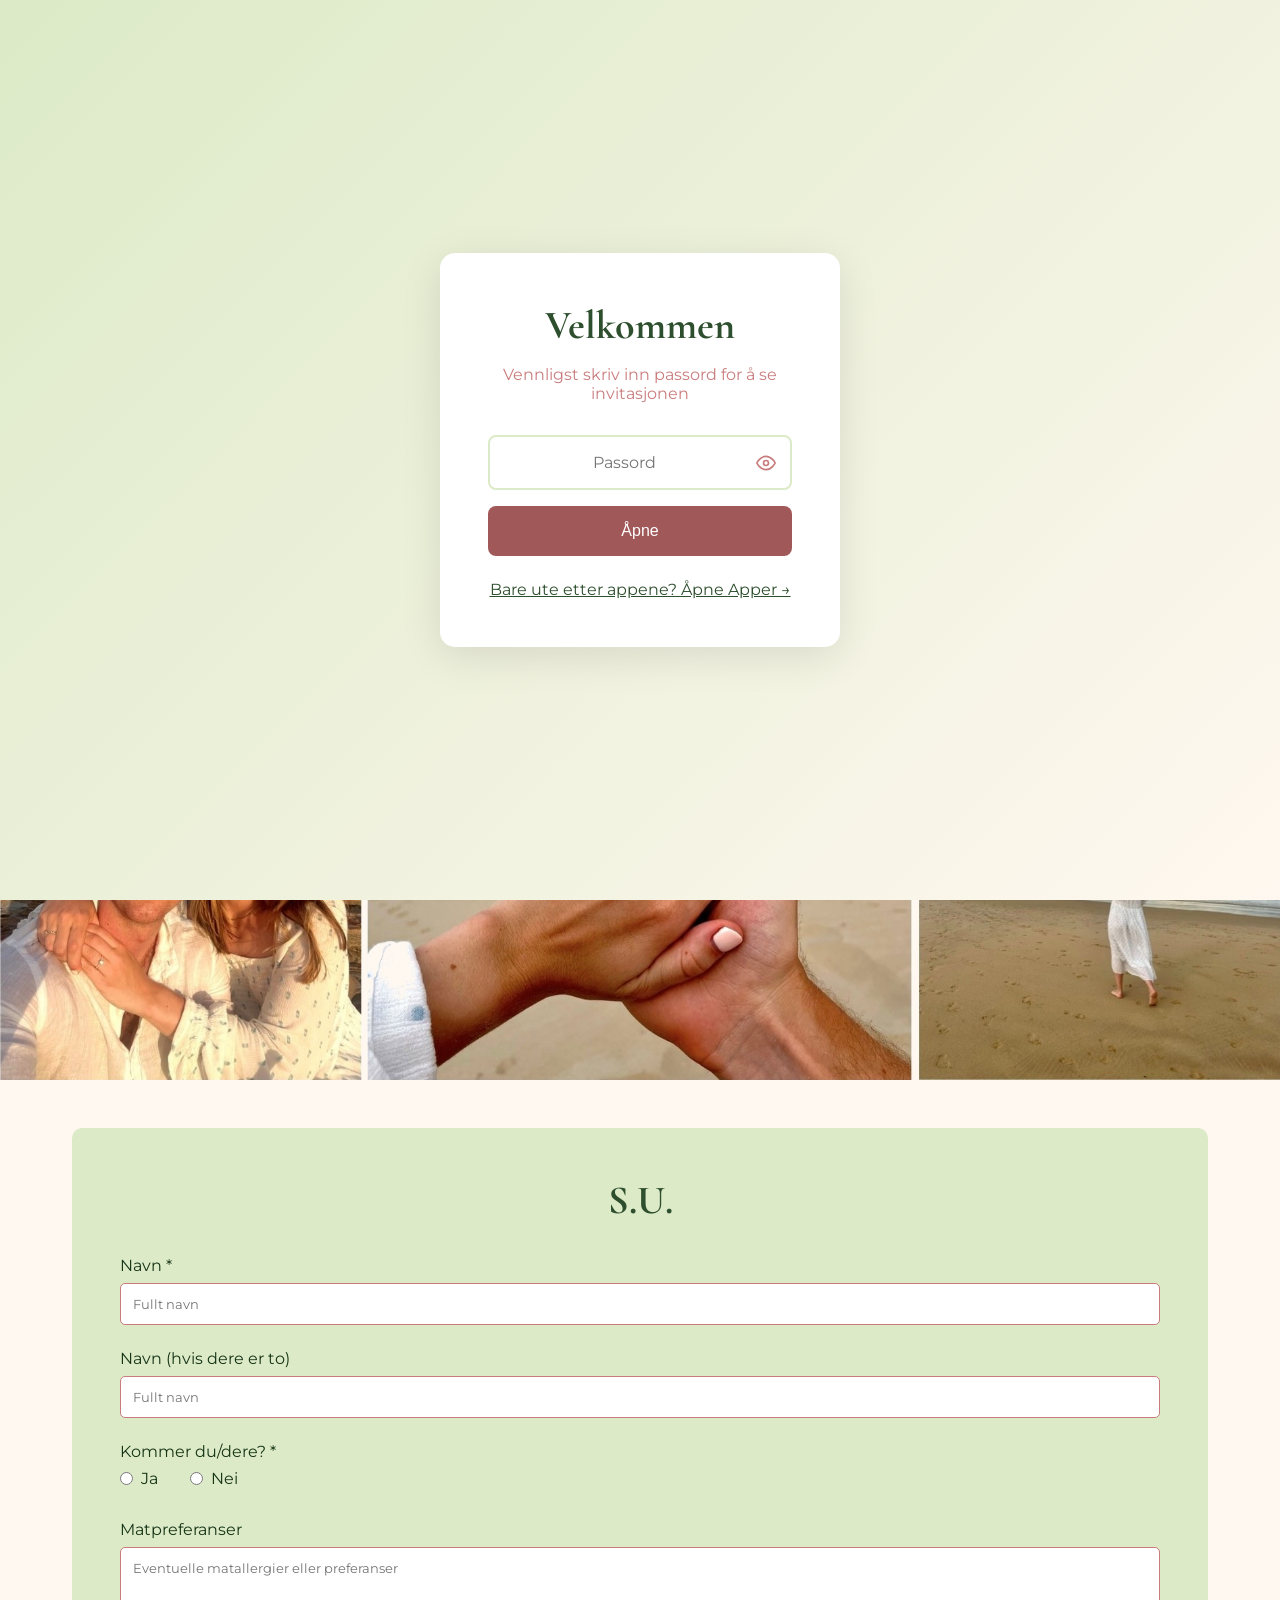
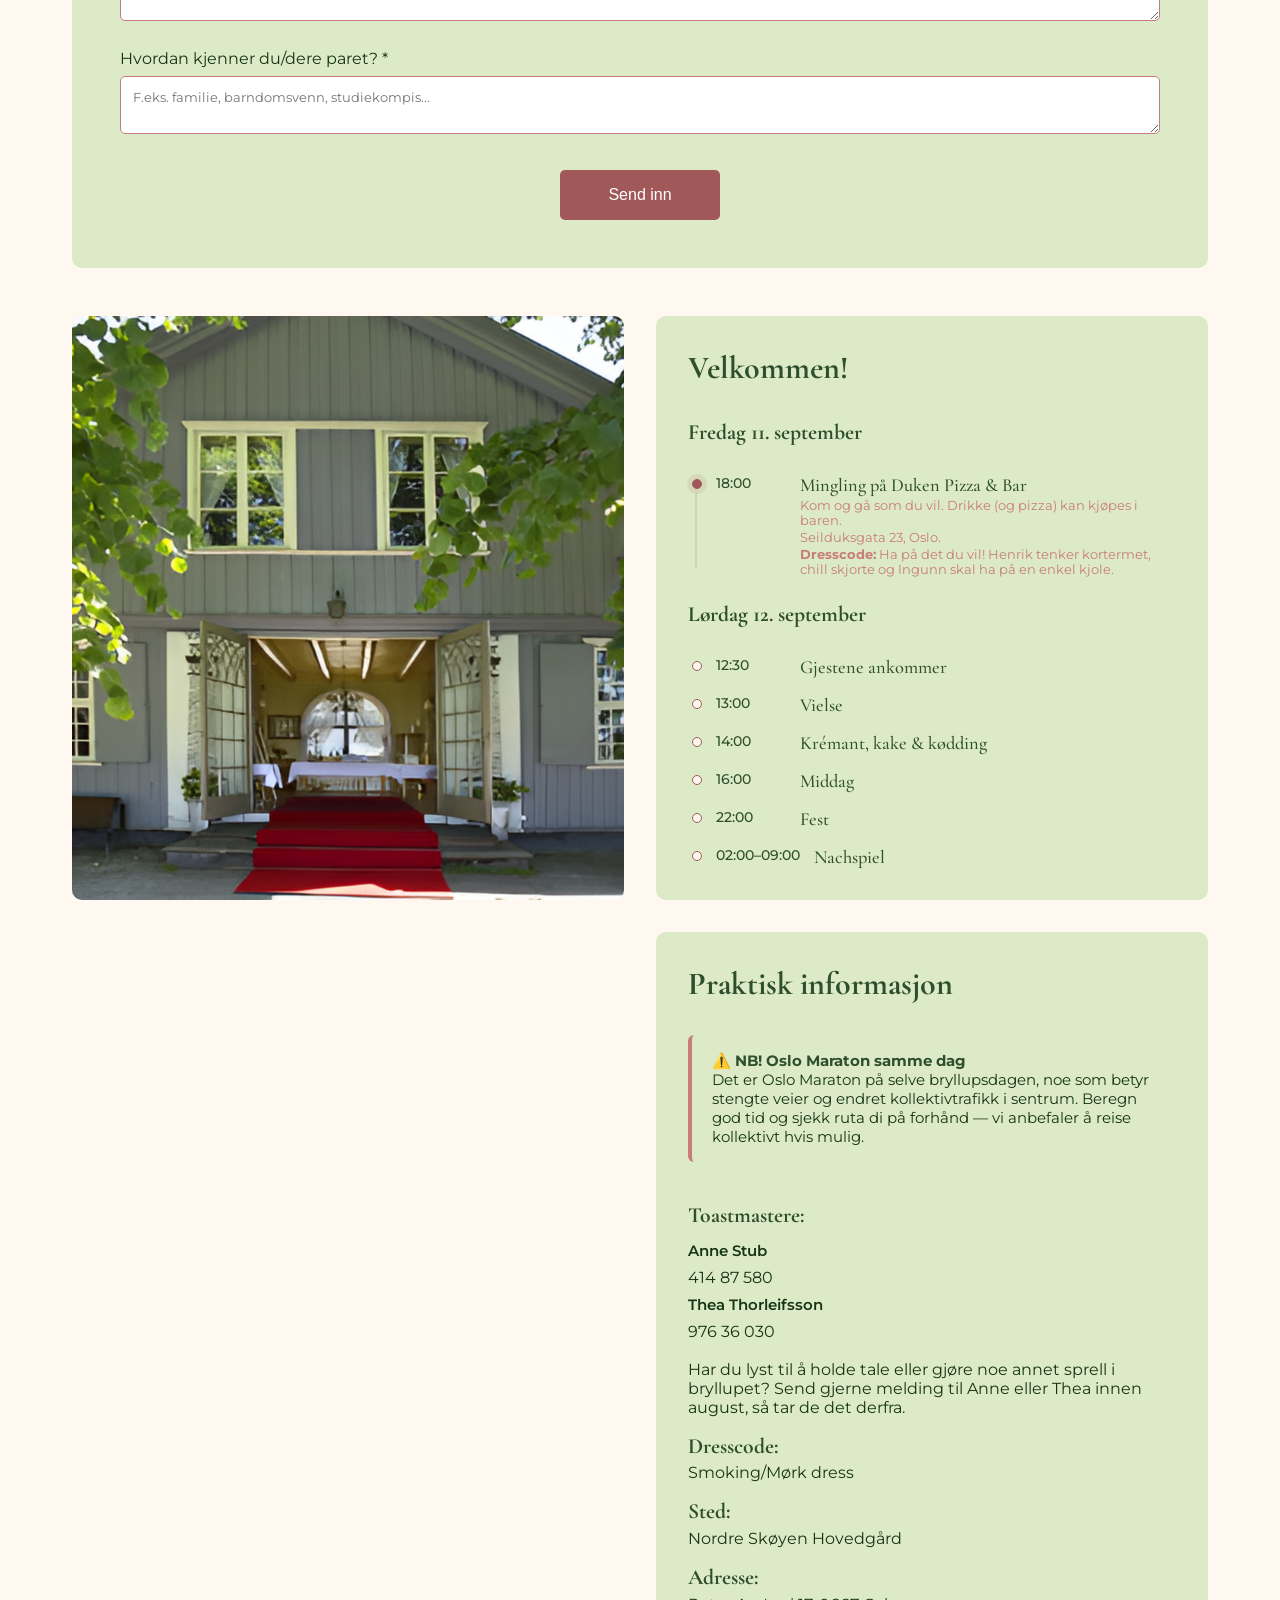
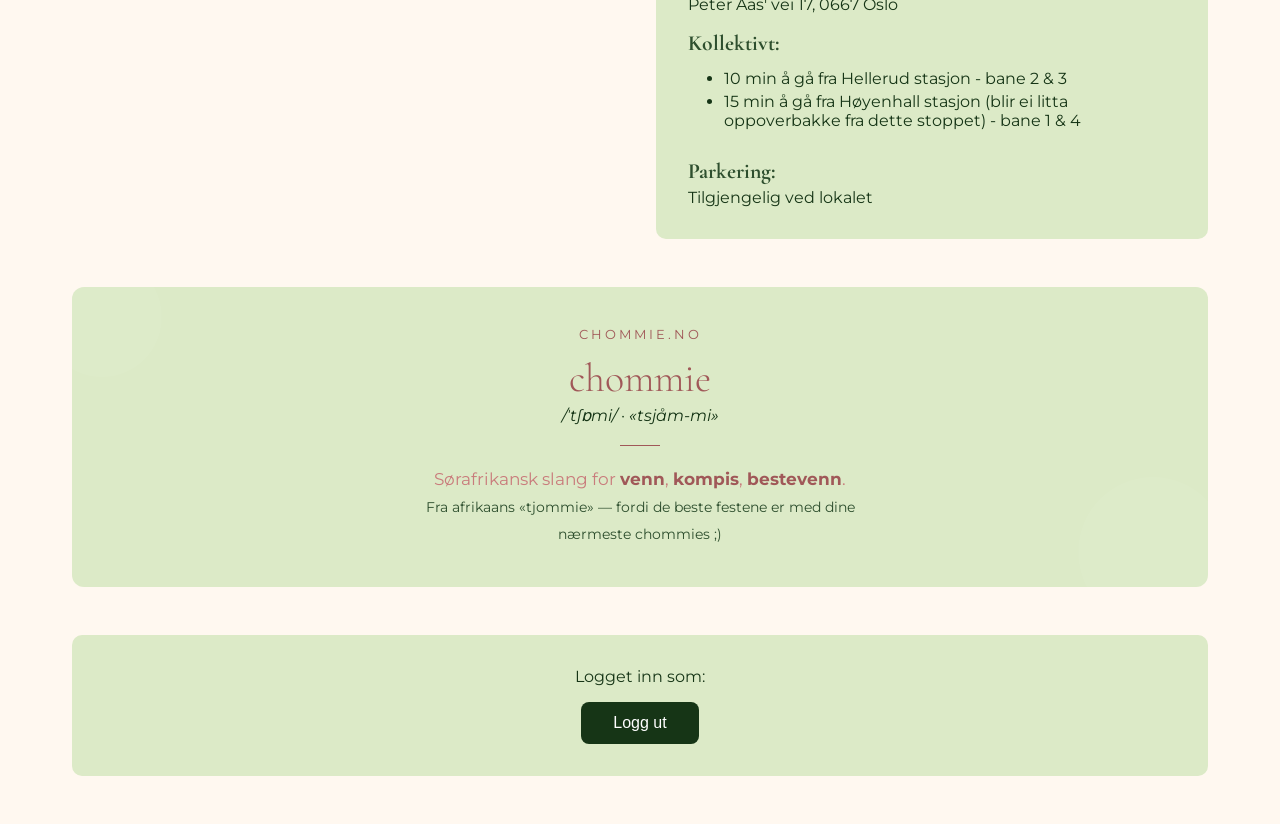
<file: index.html>
<!DOCTYPE html>
<html lang="no">
<head>
    <meta charset="UTF-8">
    <meta name="viewport" content="width=device-width, initial-scale=1.0">
    <title>Bryllup</title>
    <link href="https://fonts.googleapis.com/css2?family=Cormorant+Garamond:wght@300;400;600&family=Montserrat:wght@300;400&display=swap" rel="stylesheet">
    <style>
        * {
            margin: 0;
            padding: 0;
            box-sizing: border-box;
        }

        :root {
            /* 🌿 Grønn baseline */
            --primary: #A05858;       /* Lys oliven/grønn (lys, naturlig grønn) */
            --secondary: #2E4F2E;     /* Flaskegrønn (dyp grønn) */

            /* 🌸 Aksent og kontrast */
            --accent: #C97C7C;        /* Korall/aksent (samme som du ønsket) */

            /* ☀️ Lysere bakgrunn */
            --light: #DCEAC7;         /* Sunny Green – en lys og gyllen grønnaktig tone 🌞 */ 

            /* 🍷 Mørk kontrast */
            --dark: #163516;          /* Bordeaux – dyp, mørk aksent */

            /* ⚪ Nøytraler */
            --white: #FFF8F0;         /* Myk, varm hvit (som du har fra før) */
            --text-dark: #3B3B3B;     /* Mørk tekst for lesbarhet */
        }

        body {
            font-family: 'Montserrat', sans-serif;
            background: var(--white);
            color: var(--dark);
        }

        .password-overlay {
            position: fixed;
            top: 0;
            left: 0;
            width: 100%;
            height: 100%;
            background: linear-gradient(135deg, var(--light) 0%, var(--white) 100%);
            display: flex;
            justify-content: center;
            align-items: center;
            z-index: 10000;
        }

        .password-box {
            background: white;
            padding: 3rem;
            border-radius: 15px;
            box-shadow: 0 10px 40px rgba(0,0,0,0.1);
            text-align: center;
            max-width: 400px;
            width: 90%;
        }

        .password-box h2 {
            font-family: 'Cormorant Garamond', serif;
            font-size: 2.5rem;
            color: var(--secondary);
            margin-bottom: 1rem;
        }

        .password-box p {
            color: var(--accent);
            margin-bottom: 2rem;
        }

        .password-input {
            width: 100%;
            padding: 1rem;
            padding-right: 3rem;
            border: 2px solid var(--light);
            border-radius: 8px;
            font-size: 1rem;
            margin-bottom: 0;
            text-align: center;
            font-family: 'Montserrat', sans-serif;
        }

        /* Skjul nettleserens innebygde øye-ikon */
        .password-input::-ms-reveal,
        .password-input::-ms-clear,
        .password-input::-webkit-credentials-auto-fill-button {
            display: none;
        }

        .password-input:focus {
            outline: none;
            border-color: var(--primary);
        }

        .password-error {
            color: #d32f2f;
            font-size: 0.9rem;
            margin-top: 0.5rem;
            display: none;
        }

        .password-submit {
            background: var(--primary);
            color: white;
            padding: 1rem 2rem;
            border: none;
            border-radius: 8px;
            font-size: 1rem;
            cursor: pointer;
            transition: background 0.3s;
            width: 100%;
        }

        .password-submit:hover {
            background: var(--secondary);
        }

        .header {
            background: var(--white);
            padding: 3rem 2rem 2rem;
            text-align: center;
            border-bottom: 1px solid var(--light);
        }

        .header h1 {
            font-family: 'Cormorant Garamond', serif;
            font-size: 4rem;
            font-weight: 300;
            color: var(--secondary);
            margin-bottom: 0.5rem;
        }

        .header .date {
            font-size: 1.2rem;
            color: var(--accent);
            letter-spacing: 2px;
            margin-bottom: 2rem;
        }

        .nav {
            display: flex;
            justify-content: center;
            gap: 2rem;
            flex-wrap: wrap;
        }

        .nav a {
            text-decoration: none;
            color: var(--dark);
            font-size: 1rem;
            padding: 0.5rem 1rem;
            transition: color 0.3s;
            border-bottom: 2px solid transparent;
        }

        .nav a:hover, .nav a.active {
            color: var(--primary);
            border-bottom: 2px solid var(--primary);
        }

        .hero-image {
            width: 100%;
            /* height: 50vh; */
            height: 100%;
            object-fit: cover;
            object-position: center;
            display: block;
            margin: 0 auto;
        }

        .container {
            max-width: 1200px;
            margin: 0 auto;
            padding: 3rem 2rem;
        }

        .rsvp-section {
            background: var(--light);
            padding: 3rem;
            border-radius: 10px;
            margin-bottom: 3rem;
        }

        .rsvp-section h2 {
            font-family: 'Cormorant Garamond', serif;
            font-size: 2.5rem;
            color: var(--secondary);
            margin-bottom: 2rem;
            text-align: center;
        }

        .form-group {
            margin-bottom: 1.5rem;
        }

        .form-group label {
            display: block;
            margin-bottom: 0.5rem;
            color: var(--dark);
        }

        .form-group input, .form-group select, .form-group textarea {
            width: 100%;
            padding: 0.75rem;
            border: 1px solid var(--accent);
            border-radius: 5px;
            font-family: 'Montserrat', sans-serif;
            background: white;
        }

        .radio-group {
            display: flex;
            gap: 2rem;
            margin-top: 0.5rem;
        }

        .radio-group label {
            display: flex;
            align-items: center;
            gap: 0.5rem;
        }

        .submit-btn {
            background: var(--primary);
            color: white;
            padding: 1rem 3rem;
            border: none;
            border-radius: 5px;
            font-size: 1rem;
            cursor: pointer;
            transition: background 0.3s;
            display: block;
            margin: 2rem auto 0;
        }

        .submit-btn:hover {
            background: var(--secondary);
        }

        .thank-you {
            text-align: center;
            font-size: 1.5rem;
            color: var(--secondary);
            font-family: 'Cormorant Garamond', serif;
        }

        .info-grid {
            display: grid;
            grid-template-columns: 1fr 1fr;
            gap: 2rem;
            margin-top: 3rem;
        }

        .info-grid img {
            width: 100%;
            height: 100%;
            object-fit: cover;
            border-radius: 10px;
        }

        .info-text {
            padding: 2rem;
            background: var(--light);
            border-radius: 10px;
            display: flex;
            flex-direction: column;
            justify-content: center;
        }

        .info-text h3 {
            font-family: 'Cormorant Garamond', serif;
            font-size: 2rem;
            color: var(--secondary);
            margin-bottom: 1rem;
        }

        .info-text h4 {
            font-family: 'Cormorant Garamond', serif;
            font-size: 1.35rem;
            color: var(--secondary);
            margin: 1rem 0;
            font-weight: bold; 
            margin-bottom: 0.3rem;
        }

        .info-text h5 {
            margin: 0.5rem 0;
            font-weight: 600;
            font-size: 0.95rem;
            color: var(--dark);
        }

        .info-text .travel-list {
            margin-left: 1.25rem;
            margin-top: 0.5rem;
            margin-bottom: 0.5rem;
            padding-left: 1rem;
        }

        .info-text .travel-list li {
            margin-bottom: 0.25rem;
        }

        .map-container {
            border-radius: 10px;
            overflow: hidden;
            height: 100%;
        }

        .map-container iframe {
            width: 100%;
            height: 100%;
            border: none;
            min-height: 300px;
        }

        @media (max-width: 768px) {
            .header h1 {
                font-size: 2.5rem;
            }

            .info-grid {
                grid-template-columns: 1fr;
            }

            .nav {
                gap: 1rem;
            }

            .nav a {
                font-size: 0.9rem;
            }
        }

        .color-admin {
            position: fixed;
            bottom: 20px;
            right: 20px;
            background: var(--secondary);
            color: white;
            border: none;
            padding: 1rem;
            border-radius: 50%;
            cursor: pointer;
            width: 60px;
            height: 60px;
            font-size: 1.5rem;
            box-shadow: 0 4px 10px rgba(0,0,0,0.2);
            z-index: 1000;
        }

        .color-picker {
            position: fixed;
            bottom: 90px;
            right: 20px;
            background: white;
            padding: 1.5rem;
            border-radius: 10px;
            box-shadow: 0 4px 20px rgba(0,0,0,0.3);
            display: none;
            z-index: 1000;
        }

        .color-picker.active {
            display: block;
        }

        .color-input {
            margin-bottom: 1rem;
        }

        .color-input label {
            display: block;
            margin-bottom: 0.3rem;
            font-size: 0.9rem;
        }

        .color-input input {
            width: 100%;
            padding: 0.5rem;
        }

        .guest-list {
            background: var(--light);
            padding: 2rem;
            border-radius: 10px;
        }

        .guest-list h2 {
            font-family: 'Cormorant Garamond', serif;
            font-size: 2.5rem;
            color: var(--secondary);
            margin-bottom: 2rem;
        }

        .guest-item {
            background: white;
            padding: 1rem;
            margin-bottom: 1rem;
            border-radius: 5px;
            border-left: 4px solid var(--primary);
        }

        .page-content {
            min-height: 60vh;
        }

        .page-content h2 {
            font-family: 'Cormorant Garamond', serif;
            font-size: 3rem;
            color: var(--secondary);
            margin-bottom: 2rem;
            text-align: center;
        }

        .hidden {
            display: none;
        }

        /* ===== TIDSLINJE-ANIMASJON ===== */
        .timeline {
            position: relative;
            padding-left: 28px;
            margin: 1.5rem 0 0;
        }

        .timeline-bg {
            position: absolute;
            left: 7px;
            top: 8px;
            bottom: 8px;
            width: 1.5px;
            background: rgba(0,0,0,0.08);
        }

        .timeline-progress {
            position: absolute;
            left: 7px;
            top: 8px;
            width: 1.5px;
            background: var(--light);
            height: 0;
            transition: height 0.5s ease;
        }

        .tl-event {
            position: relative;
            margin-bottom: 1rem;
            display: flex;
            gap: 14px;
            align-items: flex-start;
            opacity: 0.2;
            transform: translateY(8px);
            transition: opacity 0.5s ease, transform 0.5s ease;
        }

        .tl-event:last-child {
            margin-bottom: 0;
        }

        .tl-event.tl-visible {
            opacity: 1;
            transform: translateY(0);
        }

        .tl-dot {
            position: absolute;
            left: -24px;
            top: 5px;
            width: 10px;
            height: 10px;
            border-radius: 50%;
            border: 1.5px solid #ccc;
            background: var(--white);
            z-index: 1;
            transition: all 0.35s ease;
        }

        .tl-event.tl-visible .tl-dot {
            border-color: var(--primary);
        }

        .tl-event.tl-active .tl-dot {
            background: var(--primary);
            border-color: var(--primary);
            box-shadow: 0 0 0 5px rgba(160,88,88,0.12);
        }

        .tl-time {
            font-size: 0.85rem;
            font-weight: 500;
            color: var(--secondary);
            min-width: 70px;
            padding-top: 1px;
        }

        .tl-details h5 {
            font-family: 'Cormorant Garamond', serif;
            font-size: 1.15rem;
            font-weight: 500;
            color: var(--secondary);
            margin: 0;
        }

        .tl-details p {
            font-size: 0.8rem;
            color: var(--accent);
            margin: 2px 0 0;
        }

        
    </style>
</head>
<body>
    <!-- PASSORD-BESKYTTELSE - LEGG TIL ØVERST I BODY -->
    <div id="password-overlay" class="password-overlay">
        <div class="password-box">
            <h2>Velkommen</h2>
            <p>Vennligst skriv inn passord for å se invitasjonen</p>
            <div style="position: relative; width: 100%; margin-bottom: 1rem;">
                <input type="password" id="password-input" class="password-input" placeholder="Passord" autocomplete="off">
                <button type="button" onclick="togglePasswordVisibility()" style="position: absolute; right: 12px; top: 50%; transform: translateY(-50%); background: none; border: none; cursor: pointer; color: var(--accent); padding: 0.25rem; display: flex; align-items: center;">
                    <svg id="eye-open" width="20" height="20" viewBox="0 0 24 24" fill="none" stroke="currentColor" stroke-width="2" stroke-linecap="round" stroke-linejoin="round"><path d="M1 12s4-8 11-8 11 8 11 8-4 8-11 8-11-8-11-8z"/><circle cx="12" cy="12" r="3"/></svg>
                    <svg id="eye-closed" width="20" height="20" viewBox="0 0 24 24" fill="none" stroke="currentColor" stroke-width="2" stroke-linecap="round" stroke-linejoin="round" style="display:none;"><path d="M17.94 17.94A10.07 10.07 0 0 1 12 20c-7 0-11-8-11-8a18.45 18.45 0 0 1 5.06-5.94M9.9 4.24A9.12 9.12 0 0 1 12 4c7 0 11 8 11 8a18.5 18.5 0 0 1-2.16 3.19m-6.72-1.07a3 3 0 1 1-4.24-4.24"/><line x1="1" y1="1" x2="23" y2="23"/></svg>
                </button>
            </div>
            <div class="password-error" id="password-error">Feil passord, prøv igjen</div>
            <button onclick="checkPassword()" class="password-submit">Åpne</button>
            <p style="margin: 1.5rem 0 0;"><a href="/apper/" style="color: var(--secondary);">Bare ute etter appene? Åpne Apper →</a></p>
        </div>
    </div>
    <div class="header">
        <h1>Ingunn & Henrik</h1>
        <div class="date">12. september 2026</div>
        <nav class="nav">
            <a href="#" data-page="home" class="active">Hjem</a>
            <a href="#gjesteliste" data-page="gjesteliste">Gjesteliste</a>
            <a href="#gaveliste" data-page="gaveliste">Ønskeliste</a>
            <a href="bordplassering.html" id="bordplassering-link" style="display: none;">Bordplassering</a>
            <a href="#bildegalleri" data-page="bildegalleri">Bildegalleri</a>
            <a href="/apper/">Apper</a>
        </nav>
    </div>

    <div id="home-page">
        <img src="images/forside-collage.jpg" alt="Bryllupsbilde" class="hero-image">
        
        <div class="container">
            <div id="rsvp-container" class="rsvp-section">
                <h2>S.U.</h2>
                <form id="rsvp-form">
                    <div class="form-group">
                        <label for="name">Navn *</label>
                        <input type="text" id="name" required placeholder="Fullt navn">
                    </div>
                    
                    <div class="form-group">
                        <label for="plusones">Navn (hvis dere er to)</label>
                        <input type="text" id="plusones" placeholder="Fullt navn">
                    </div>
                    
                    <div class="form-group">
                        <label>Kommer du/dere? *</label>
                        <div class="radio-group">
                            <label>
                                <input type="radio" name="attending" value="Ja" required> Ja
                            </label>
                            <label>
                                <input type="radio" name="attending" value="Nei"> Nei
                            </label>
                        </div>
                    </div>
                    
                    <div class="form-group">
                        <label for="allergies">Matpreferanser</label>
                        <textarea id="allergies" rows="3" placeholder="Eventuelle matallergier eller preferanser"></textarea>
                    </div>
                    <!-- <div class="form-group">
                        <label for="funfact">Fun fact om deg/dere</label>
                        <textarea id="funfact" rows="2" placeholder="Fortell oss noe morsomt eller overraskende!"></textarea>
                    </div> -->

                    <div class="form-group">
                        <label for="relation">Hvordan kjenner du/dere paret? *</label>
                        <textarea id="relation" rows="2" placeholder="F.eks. familie, barndomsvenn, studiekompis..." required></textarea>
                    </div>
                    
                    <button type="submit" class="submit-btn">Send inn</button>
                </form>
            </div>

            <div class="info-grid">
                <img src="images/NSH.png" alt="Bryllupsbilde">
                
                <div class="info-text">
                    <h3>Velkommen!</h3>
                    <h4>Fredag 11. september</h4>
                    <div class="timeline" id="tl-friday">
                        <div class="timeline-bg"></div>
                        <div class="timeline-progress" id="tp-friday"></div>
                        <div class="tl-event" data-tl="friday">
                            <div class="tl-dot"></div>
                            <div class="tl-time">18:00</div>
                            <div class="tl-details">
                                <h5>Mingling på Duken Pizza & Bar</h5>
                                <p>Kom og gå som du vil. Drikke (og pizza) kan kjøpes i baren.</p>
                                <p>Seilduksgata 23, Oslo.</p>
                                <p><strong>Dresscode:</strong> Ha på det du vil! Henrik tenker kortermet, chill skjorte og Ingunn skal ha på en enkel kjole.</p>
                            </div>
                        </div>
                    </div>

                    <h4 style="margin-top: 1.5rem;">Lørdag 12. september</h4>
                    <div class="timeline" id="tl-saturday">
                        <div class="timeline-bg"></div>
                        <div class="timeline-progress" id="tp-saturday"></div>
                        <div class="tl-event" data-tl="saturday">
                            <div class="tl-dot"></div>
                            <div class="tl-time">12:30</div>
                            <div class="tl-details"><h5>Gjestene ankommer</h5></div>
                        </div>
                        <div class="tl-event" data-tl="saturday">
                            <div class="tl-dot"></div>
                            <div class="tl-time">13:00</div>
                            <div class="tl-details"><h5>Vielse</h5></div>
                        </div>
                        <div class="tl-event" data-tl="saturday">
                            <div class="tl-dot"></div>
                            <div class="tl-time">14:00</div>
                            <div class="tl-details"><h5>Krémant, kake & kødding</h5></div>
                        </div>
                        <div class="tl-event" data-tl="saturday">
                            <div class="tl-dot"></div>
                            <div class="tl-time">16:00</div>
                            <div class="tl-details"><h5>Middag</h5></div>
                        </div>
                        <div class="tl-event" data-tl="saturday">
                            <div class="tl-dot"></div>
                            <div class="tl-time">22:00</div>
                            <div class="tl-details"><h5>Fest</h5></div>
                        </div>
                        <div class="tl-event" data-tl="saturday">
                            <div class="tl-dot"></div>
                            <div class="tl-time">02:00–09:00</div>
                            <div class="tl-details"><h5>Nachspiel</h5></div>
                        </div>
                    </div>
                    
                </div>
                
                <div class="map-container">
                    <iframe 
                        src="https://www.google.com/maps?q=Peter Aas vei 17, 0667 Oslo, Norway&output=embed"
                        allowfullscreen="" 
                        loading="lazy">
                    </iframe>
                </div>
                
                <div class="info-text">
                    <h3>Praktisk informasjon</h3>

                    <div style="background: var(--light); border-left: 4px solid var(--accent); padding: 1rem 1.25rem; border-radius: 6px; margin: 1rem 0 1.5rem;">
                        <p style="margin: 0; font-size: 0.95rem; color: var(--dark);">
                            <strong style="color: var(--secondary);">⚠️ NB! Oslo Maraton samme dag</strong><br>
                            Det er Oslo Maraton på selve bryllupsdagen, noe som betyr stengte veier og endret kollektivtrafikk i sentrum. Beregn god tid og sjekk ruta di på forhånd — vi anbefaler å reise kollektivt hvis mulig.
                        </p>
                    </div>

                    <h4>Toastmastere:</h4>
                    <h5>Anne Stub</h5>
                    <p>414 87 580</p>
                    <h5>Thea Thorleifsson</h5>
                    <p>976 36 030</p> <br>
                    <p> Har du lyst til å holde tale eller gjøre noe annet sprell i bryllupet? Send gjerne melding til Anne eller Thea innen august, så tar de det derfra. </p>
                    <h4>Dresscode:</h4>
                    <p>Smoking/Mørk dress</p>
                    <h4>Sted:</h4>
                    <p>Nordre Skøyen Hovedgård</p>
                    <h4>Adresse:</h4>
                    <p>Peter Aas' vei 17, 0667 Oslo</p>
                    <h4>Kollektivt:</h4>
                    <ul class="travel-list">
                        <li>10 min å gå fra Hellerud stasjon - bane 2 &amp; 3</li>
                        <li>15 min å gå fra Høyenhall stasjon (blir ei litta oppoverbakke fra dette stoppet) - bane 1 &amp; 4</li>
                    </ul>
                    <h4>Parkering:</h4>
                    <p>Tilgjengelig ved lokalet</p>
                    
                </div>
            </div>

            <!-- CHOMMIE.NO FORKLARING -->
            <div style="text-align: center; margin-top: 3rem; padding: 2.5rem 2rem; background: linear-gradient(135deg, var(--light) 100%, var(--dark) 0%); border-radius: 12px; color: var(--white); position: relative; overflow: hidden;">
                <div style="position: absolute; top: -30px; left: -30px; width: 120px; height: 120px; background: rgba(255,255,255,0.03); border-radius: 50%;"></div>
                <div style="position: absolute; bottom: -40px; right: -20px; width: 150px; height: 150px; background: rgba(255,255,255,0.03); border-radius: 50%;"></div>
                <p style="font-family: 'Montserrat', sans-serif; font-size: 0.8rem; letter-spacing: 3px; text-transform: uppercase; color: var(--primary); margin-bottom: 0.75rem;">chommie.no</p>
                <p style="font-family: 'Cormorant Garamond', serif; font-size: 2.5rem; font-weight: 300; margin-bottom: 0.25rem; color: var(--primary);">chommie</p>
                <p style="font-size: 1rem; color: var(--dark); margin-bottom: 1.25rem; font-style: italic;">/ˈtʃɒmi/ · «tsjåm-mi»</p>
                <div style="width: 40px; height: 1px; background: var(--primary); margin: 0 auto 1.25rem;"></div>
                <p style="font-size: 1.05rem; color: var(--accent); line-height: 1.6; max-width: 500px; margin: 0 auto;">
                    Sørafrikansk slang for <strong style="color: var(--primary);">venn</strong>, <strong style="color: var(--primary);">kompis</strong>, <strong style="color: var(--primary);">bestevenn</strong>.<br>
                    <span style="font-size: 0.9rem; color: var(--secondary);">Fra afrikaans «tjommie» — fordi de beste festene er med dine nærmeste chommies ;)</span>
                </p>
            </div>

            <!-- LOGG UT-SEKSJON -->
            <div style="text-align: center; margin-top: 3rem; padding: 2rem; background: var(--light); border-radius: 10px;">
                <p style="margin-bottom: 1rem; color: var(--dark);">
                    Logget inn som: <strong id="user-role-display"></strong>
                </p>
                <button onclick="logout()" style="background: var(--dark); color: white; border: none; padding: 0.75rem 2rem; border-radius: 8px; cursor: pointer; font-size: 1rem; transition: background 0.3s;">
                    Logg ut
                </button>
            </div>
        </div>
    </div>            
        

<div id="gaveliste-page" class="hidden">
        <div class="container page-content">
            <h2>Ønskeliste</h2>

            <div style="text-align: center; margin: 1.5rem 0 1rem;">
                <a href="https://onsk.no/lister/1w6-990?s=%24device%3Af986f632-2f69-48d5-a503-1157e855084c"
                   target="_blank"
                   rel="noopener noreferrer"
                   style="display: inline-block; background: var(--secondary); color: var(--white); text-decoration: none; padding: 0.85rem 2rem; border-radius: 8px; font-size: 1rem; font-weight: 400; letter-spacing: 0.5px; box-shadow: 0 4px 10px rgba(0,0,0,0.1); transition: background 0.3s, transform 0.2s;"
                   onmouseover="this.style.background='var(--dark)'; this.style.transform='translateY(-2px)';"
                   onmouseout="this.style.background='var(--secondary)'; this.style.transform='translateY(0)';">
                    🎁 Åpne ønskelisten hos ønsk.no ↗
                </a>
                <p style="margin-top: 0.85rem; font-size: 0.9rem; color: var(--accent); font-style: italic;">
                    Tips: Har du problemer med å reservere eller logge inn i visningen under, åpne listen direkte hos ønsk.no.
                </p>
            </div>

            <!-- ØNSK.NO IFRAME - Erstatt URL med din egen ønskeliste -->
            <div style="border-radius: 10px; overflow: hidden; background: white; box-shadow: 0 4px 10px rgba(0,0,0,0.1);">
                <iframe 
                    src="https://onsk.no/lister/1w6-990?s=%24device%3Af986f632-2f69-48d5-a503-1157e855084c"
                    style="width: 100%; height: 800px; border: none;"
                    title="Ønskeliste"
                    referrerpolicy="no-referrer-when-downgrade"
                    allow="clipboard-write">
                </iframe>
            </div>
        </div>
    </div>

    <div id="gjesteliste-page" class="hidden">
        <div class="container page-content">
            <h2>Gjesteliste</h2>
            <div id="admin-export-btn" style="text-align: center; margin-bottom: 1rem; display: none;">
                <button onclick="exportToExcel()" style="background: var(--accent); color: white; border: none; padding: 0.75rem 2rem; border-radius: 8px; cursor: pointer; font-size: 1rem; transition: background 0.3s;">
                    📊 Eksporter til Excel
                </button>
            </div>
            <div class="guest-list" id="guest-list-container">
                <p style="text-align: center; color: var(--accent);">Ingen gjester har bekreftet ennå.</p>
            </div>
        </div>
    </div>

    <div id="bordplassering-page" class="hidden">
        <div class="container page-content">
            <h2>Bordplassering</h2>
            <div class="info-text">
                <p style="text-align: center;">Bordplassering vil bli publisert nærmere bryllupsdagen.</p>
            </div>
        </div>
    </div>

    <div id="bildegalleri-page" class="hidden">
        <div class="container page-content">
            <h2>Bildegalleri</h2>
            <div class="info-text">
                <p style="text-align: center;">Bilder fra bryllupet vil bli lagt ut her etter feiringen.</p>
            </div>
        </div>
    </div>

    <button class="color-admin" onclick="toggleColorPicker()">🎨</button>
    <div class="color-picker" id="colorPicker">
        <div class="color-input">
            <label>Primary (Rosa)</label>
            <input type="color" id="primaryColor" value="#C97C7C" onchange="updateColors()">
        </div>
        <div class="color-input">
            <label>Secondary (Mørkere rosa)</label>
            <input type="color" id="secondaryColor" value="#A05858" onchange="updateColors()">
        </div>
        <div class="color-input">
            <label>Accent (Grønn)</label>
            <input type="color" id="accentColor" value="#8B9D83" onchange="updateColors()">
        </div>
        <div class="color-input">
            <label>Light (Lys rosa)</label>
            <input type="color" id="lightColor" value="#F5E6E8" onchange="updateColors()">
        </div>
    </div>

    <script>

        // ===== PASSORD-BESKYTTELSE MED ADMIN OG GJESTE-NIVÅ =====
        function togglePasswordVisibility() {
            const input = document.getElementById('password-input');
            const eyeOpen = document.getElementById('eye-open');
            const eyeClosed = document.getElementById('eye-closed');
            if (input.type === 'password') {
                input.type = 'text';
                eyeOpen.style.display = 'none';
                eyeClosed.style.display = 'block';
            } else {
                input.type = 'password';
                eyeOpen.style.display = 'block';
                eyeClosed.style.display = 'none';
            }
        }

        const guestPassword = 'didgeridoo'; // GJESTE-PASSORD - KAN SE GJESTELISTE UTEN ALLERGI
        const adminPassword = 'admin-didgeridoo'; // ADMIN-PASSORD - KAN SE ALLERGI OG SLETTE GJESTER
        const SHEET_URL = 'https://script.google.com/macros/s/AKfycbzxMAOFaWvgyGaTdeeEOaDDwM2DcPfkBTzOaGugz021Ub-syxU8XRxNzU0eJ5IHcsOJqA/exec';
        let userRole = ''; // 'guest' eller 'admin'
        
        function checkPassword() {
            const input = document.getElementById('password-input').value;
            const overlay = document.getElementById('password-overlay');
            const error = document.getElementById('password-error');
            
            if (input === adminPassword) {
                userRole = 'admin';
                sessionStorage.setItem('authenticated', 'admin');
                overlay.style.display = 'none';
                window.scrollTo(0, 0);
                updateRoleDisplay();
                updateGuestList();
            } else if (input === guestPassword) {
                userRole = 'guest';
                sessionStorage.setItem('authenticated', 'guest');
                overlay.style.display = 'none';
                window.scrollTo(0, 0);
                updateRoleDisplay();
                updateGuestList();
            } else {
                error.style.display = 'block';
                document.getElementById('password-input').value = '';
                document.getElementById('password-input').focus();
            }
        }

        // Check if already authenticated
        const authStatus = sessionStorage.getItem('authenticated');
        if (authStatus === 'admin' || authStatus === 'guest') {
            document.getElementById('password-overlay').style.display = 'none';
            userRole = authStatus;
            updateGuestList();
            updateRoleDisplay(); 
        }

        // Allow enter key to submit password
        document.getElementById('password-input').addEventListener('keypress', (e) => {
            if (e.key === 'Enter') {
                checkPassword();
            }
        });
        // ===== SLUTT PÅ PASSORD-BESKYTTELSE =====
        // ===== LOGG UT-FUNKSJON OG ROLLE-DISPLAY =====
        function logout() {
            if (confirm('Er du sikker på at du vil logge ut?')) {
                sessionStorage.removeItem('authenticated');
                window.location.href = window.location.pathname;
            }
        }

        // Vis brukerrolle på siden
        function updateRoleDisplay() {
            const roleDisplay = document.getElementById('user-role-display');
            const bordplasseringLink = document.getElementById('bordplassering-link');
            if (bordplasseringLink) {
                bordplasseringLink.style.display = sessionStorage.getItem('authenticated') === 'admin' ? '' : 'none';
            }
            if (roleDisplay) {
                const role = sessionStorage.getItem('authenticated');
                if (role === 'admin') {
                    roleDisplay.textContent = 'Administrator';
                    roleDisplay.style.color = 'var(--secondary)';
                } else if (role === 'guest') {
                    roleDisplay.textContent = 'Gjest';
                    roleDisplay.style.color = 'var(--accent)';
                }
            }
        }

        // Kjør når siden lastes
        updateRoleDisplay();
        // ===== SLUTT PÅ LOGG UT =====
        // Navigation
        const pages = ['home', 'gaveliste', 'gjesteliste', 'bordplassering', 'bildegalleri'];
        const navLinks = document.querySelectorAll('.nav a[data-page]');

        navLinks.forEach(link => {
            link.addEventListener('click', (e) => {
                e.preventDefault();
                const page = link.dataset.page;
                
                // Update URL
                if (page === 'home') {
                    history.pushState({page}, '', '/');
                } else {
                    history.pushState({page}, '', `/${page}`);
                }
                
                showPage(page);
            });
        });

        function showPage(page) {
            pages.forEach(p => {
                const pageEl = document.getElementById(`${p}-page`);
                if (pageEl) {
                    pageEl.classList.add('hidden');
                }
            });
            
            const currentPage = document.getElementById(`${page}-page`);
            if (currentPage) {
                currentPage.classList.remove('hidden');
            }
            
            navLinks.forEach(link => {
                link.classList.remove('active');
                if (link.dataset.page === page) {
                    link.classList.add('active');
                }
            });
        }

        // Handle browser back/forward
        window.addEventListener('popstate', (e) => {
            const page = e.state?.page || 'home';
            showPage(page);
        });

        // Load correct page on initial load
        const path = window.location.pathname.substring(1);
        if (path && pages.includes(path)) {
            showPage(path);
        }
        
        // Håndter redirect fra 404.html
        const redirectPath = sessionStorage.getItem('redirect_path');
        if (redirectPath) {
            sessionStorage.removeItem('redirect_path');
            const redirectPage = redirectPath.substring(1);
            if (redirectPage && pages.includes(redirectPage)) {
                history.replaceState({page: redirectPage}, '', redirectPath);
                showPage(redirectPage);
            }
        }

        // ===== RSVP FORM MED DUPLIKAT-SJEKK OG REDIGER-FUNKSJON =====
        const form = document.getElementById('rsvp-form');
        const rsvpContainer = document.getElementById('rsvp-container');

        // Check if already submitted
        const submittedName = localStorage.getItem('rsvp_name');
        if (submittedName) {
            showThankYou(submittedName);
        }

        form.addEventListener('submit', async (e) => {
            e.preventDefault();
            
            const name = document.getElementById('name').value.trim();
            const formData = {
                name: name,
                plusones: document.getElementById('plusones').value,
                attending: document.querySelector('input[name="attending"]:checked').value,
                allergies: document.getElementById('allergies').value,
                // funfact: document.getElementById('funfact').value,
                relation: document.getElementById('relation').value,
                timestamp: new Date().toISOString()
            };

            // DUPLIKAT-SJEKK LOKALT FØRST
            let guests = JSON.parse(localStorage.getItem('guests') || '[]');
            const existingGuest = guests.find(g => g.name.toLowerCase() === name.toLowerCase());
            
            if (existingGuest) {
                localStorage.setItem('rsvp_name', existingGuest.name);
                showThankYou(existingGuest.name, true);
                return;
            }
            // Vis laste-indikator
            const submitBtn = form.querySelector('.submit-btn');
            const originalText = submitBtn.textContent;
            submitBtn.disabled = true;
            submitBtn.innerHTML = '<span style="display:inline-flex;align-items:center;gap:0.5rem;"><svg width="18" height="18" viewBox="0 0 24 24" style="animation:spin 1s linear infinite;"><style>@keyframes spin{to{transform:rotate(360deg)}}</style><circle cx="12" cy="12" r="10" stroke="currentColor" stroke-width="3" fill="none" stroke-dasharray="31 31" stroke-linecap="round"/></svg> Sender inn...</span>';
            submitBtn.style.opacity = '0.7';

            try {
                // SEND TIL GOOGLE SHEETS (uten no-cors så vi kan lese svaret)
                try {
                    const params = new URLSearchParams({
                        action: 'add',
                        name: formData.name,
                        plusones: formData.plusones || '',
                        attending: formData.attending,
                        allergies: formData.allergies || '',
                        // funfact: formData.funfact || '',
                        relation: formData.relation || '',
                        timestamp: formData.timestamp
                    });
                    const response = await fetch(SHEET_URL + '?' + params.toString());
                    const result = await response.json();
                    
                    // DUPLIKAT FUNNET I GOOGLE SHEETS
                    if (result.status === 'duplicate') {
                        submitBtn.disabled = false;
                        submitBtn.textContent = originalText;
                        submitBtn.style.opacity = '1';
                        // Lagre lokalt så showThankYou finner gjesten
                        if (!guests.find(g => g.name.toLowerCase() === formData.name.toLowerCase())) {
                            guests.push(formData);
                            localStorage.setItem('guests', JSON.stringify(guests));
                        }
                        localStorage.setItem('rsvp_name', formData.name);
                        showThankYou(formData.name, true);
                        return;
                    }
                } catch (sheetError) {
                    console.warn('Google Sheets-innsending feilet, lagrer kun lokalt:', sheetError);
                }

                // Store guest data lokalt
                guests.push(formData);
                localStorage.setItem('guests', JSON.stringify(guests));
                localStorage.setItem('rsvp_name', name);
                
                showThankYou(name);
                updateGuestList();
            } catch (error) {
                alert('Noe gikk galt. Vennligst prøv igjen.');
                submitBtn.disabled = false;
                submitBtn.textContent = originalText;
                submitBtn.style.opacity = '1';
            }
        });

        function showThankYou(name, isDuplicate) {
            const guests = JSON.parse(localStorage.getItem('guests') || '[]');
            const userGuest = guests.find(g => g.name === name);
            
            // SJEKK OM GJESTEN FAKTISK FINNES I LISTEN (kanskje admin slettet dem)
            if (!userGuest) {
                // Fjern lagret navn og vis RSVP igjen
                localStorage.removeItem('rsvp_name');
                rsvpContainer.innerHTML = `
                    <h2>RSVP</h2>
                    <p style="text-align: center; color: var(--accent); margin-bottom: 2rem;">
                        Det ser ut som din registrering ikke finnes. Vennligst registrer deg på nytt.
                    </p>
                ` + form.outerHTML;
                return;
            }
            
            // Vis +1s i takk-meldingen hvis registrert
            let nameDisplay = name;
            if (userGuest.plusones) {
                nameDisplay = `${name} og ${userGuest.plusones}`;
            }

            let content = '<div class="thank-you">';
            if (isDuplicate) {
                content += `<p style="color: #d32f2f; font-size: 1rem; margin-bottom: 0.5rem;">Det ser ut som ${userGuest.plusones ? 'dere' : 'du'} har registrert ${userGuest.plusones ? 'dere' : 'deg'} før</p>`;
            }
            content += `<h2>Takk for innsendingen, ${nameDisplay}!</h2><p>Vi gleder oss til å se ${userGuest.plusones ? 'dere' : 'deg'}.</p>`;
            content += `<button onclick="editRSVP()" style="margin-top: 1rem; padding: 0.75rem 2rem; background: var(--accent); color: white; border: none; border-radius: 8px; cursor: pointer; transition: background 0.3s; font-family: 'Montserrat', sans-serif;">Rediger mitt svar</button>`;
            content += '</div>';
            rsvpContainer.innerHTML = content;
        }

        // Function to allow user to edit their own RSVP
        window.editRSVP = async function() {
            const name = localStorage.getItem('rsvp_name');
            if (confirm('Er du sikker på at du vil redigere ditt svar?')) {
                // Slett fra Google Sheets
                try {
                    const params = new URLSearchParams({ action: 'delete', name: name });
                    await fetch(SHEET_URL + '?' + params.toString(), { method: 'GET', mode: 'no-cors' });
                } catch (e) {
                    console.warn('Kunne ikke slette fra Google Sheets:', e);
                }

                // Remove from local guests list
                let guests = JSON.parse(localStorage.getItem('guests') || '[]');
                guests = guests.filter(g => g.name !== name);
                localStorage.setItem('guests', JSON.stringify(guests));
                
                localStorage.removeItem('rsvp_name');
                location.reload();
            }
        };

        // GJESTELISTE — HENTER FRA GOOGLE SHEETS
        async function updateGuestList() {
            const container = document.getElementById('guest-list-container');
            const isAdmin = sessionStorage.getItem('authenticated') === 'admin';
            
            const exportBtn = document.getElementById('admin-export-btn');
            if (exportBtn) {
                exportBtn.style.display = isAdmin ? 'block' : 'none';
            }

            // Hent gjester fra Google Sheets
            let guests = [];
            try {
                const params = new URLSearchParams({ action: 'list' });
                const response = await fetch(SHEET_URL + '?' + params.toString());
                const result = await response.json();
                if (result.status === 'ok' && result.guests) {
                    guests = result.guests;
                    // Oppdater lokal cache
                    localStorage.setItem('guests', JSON.stringify(guests));
                }
            } catch (e) {
                console.warn('Kunne ikke hente fra Google Sheets, bruker lokal cache:', e);
                guests = JSON.parse(localStorage.getItem('guests') || '[]');
            }

            const attending = guests.filter(g => g.attending === 'Ja');
            const notAttending = guests.filter(g => g.attending === 'Nei');
            
            if (attending.length === 0 && notAttending.length === 0) {
                container.innerHTML = '<p style="text-align: center; color: var(--accent);">Ingen gjester har svart ennå.</p>';
                return;
            }
            
            const attendingCount = attending.reduce((sum, g) => sum + 1 + (g.plusones ? 1 : 0), 0);
            let html = '<h3 style="color: var(--secondary); margin-bottom: 1rem; font-family: Cormorant Garamond, serif;">Kommer (' + attendingCount + ')</h3>';
                        
            if (attending.length === 0) {
                html += '<p style="color: var(--accent); margin-bottom: 1rem;">Ingen har bekreftet ennå.</p>';
            } else {
                html += attending.map(guest => `
                    <div class="guest-item">
                        <strong>${guest.name}</strong>${guest.plusones ? ` <strong>&</strong> <strong>${guest.plusones}</strong>` : ''}
                        ${isAdmin && guest.allergies ? `<br><small style="color: var(--accent);">Allergi: ${guest.allergies}</small>` : ''}
                        ${guest.relation ? `<br><small style="color: var(--dark);">Relasjon: ${guest.relation}</small>` : ''}
                        ${isAdmin ? `<button onclick="deleteGuest('${guest.name}')" style="float: right; background: #d32f2f; color: white; border: none; padding: 0.5rem 1rem; border-radius: 5px; cursor: pointer; font-size: 0.85rem;">Slett</button>` : ''}
                    </div>
                `).join('');
            }
            
            if (isAdmin && notAttending.length > 0) {
                html += '<h3 style="color: var(--dark); margin-top: 2rem; margin-bottom: 1rem; font-family: Cormorant Garamond, serif;">Kommer ikke (' + notAttending.length + ')</h3>';
                html += notAttending.map(guest => `
                    <div class="guest-item" style="opacity: 0.6;">
                        <strong>${guest.name}</strong>${guest.plusones ? ` <strong>&</strong> <strong>${guest.plusones}</strong>` : ''}
                        <button onclick="deleteGuest('${guest.name}')" style="float: right; background: #d32f2f; color: white; border: none; padding: 0.5rem 1rem; border-radius: 5px; cursor: pointer; font-size: 0.85rem;">Slett</button>
                    </div>
                `).join('');
            }
            
            container.innerHTML = html;
        }
                        // ${isAdmin && guest.funfact ? `<br><small style="color: var(--secondary);">Fun fact: ${guest.funfact}</small>` : ''}
        
        // ADMIN-FUNKSJON: Slett gjester
        window.deleteGuest = async function(name) {
            if (sessionStorage.getItem('authenticated') !== 'admin') {
                alert('Kun admin kan slette gjester');
                return;
            }
            
            if (confirm(`Er du sikker på at du vil slette ${name}?`)) {
                // Slett fra Google Sheets
                try {
                    const params = new URLSearchParams({ action: 'delete', name: name });
                    await fetch(SHEET_URL + '?' + params.toString(), { method: 'GET', mode: 'no-cors' });
                } catch (e) {
                    console.warn('Kunne ikke slette fra Google Sheets:', e);
                }

                let guests = JSON.parse(localStorage.getItem('guests') || '[]');
                guests = guests.filter(g => g.name !== name);
                localStorage.setItem('guests', JSON.stringify(guests));
                updateGuestList();
            }
        };

        // EKSPORT TIL EXCEL/CSV (KUN ADMIN)
        window.exportToExcel = function() {
            if (sessionStorage.getItem('authenticated') !== 'admin') {
                alert('Kun admin kan eksportere');
                return;
            }
            
            const guests = JSON.parse(localStorage.getItem('guests') || '[]');
            
            let csv = '\uFEFF' + 'Navn,Partner (+1s),Kommer,Matpreferanse,Fun fact,Kjenner paret\n';
            guests.forEach(g => {
                csv += `"${g.name}","${g.plusones || ''}","${g.attending}","${(g.allergies || '').replace(/"/g, '""')}","${(g.relation || '').replace(/"/g, '""')}"\n`; // "${(g.funfact || '').replace(/"/g, '""')}"
            });
            
            const blob = new Blob([csv], { type: 'text/csv;charset=utf-8;' });
            const link = document.createElement('a');
            link.href = URL.createObjectURL(blob);
            link.download = 'gjesteliste_' + new Date().toISOString().split('T')[0] + '.csv';
            link.click();
        };
        // ===== SLUTT PÅ RSVP OG GJESTELISTE =====

        // Color picker
        function toggleColorPicker() {
            document.getElementById('colorPicker').classList.toggle('active');
        }

        function updateColors() {
            const primary = document.getElementById('primaryColor').value;
            const secondary = document.getElementById('secondaryColor').value;
            const accent = document.getElementById('accentColor').value;
            const light = document.getElementById('lightColor').value;
            
            document.documentElement.style.setProperty('--primary', primary);
            document.documentElement.style.setProperty('--secondary', secondary);
            document.documentElement.style.setProperty('--accent', accent);
            document.documentElement.style.setProperty('--light', light);
        }
        updateRoleDisplay();
        updateGuestList();

        // ===== TIDSLINJE SCROLL-ANIMASJON =====
        (function() {
            var events = document.querySelectorAll('.tl-event');
            var lastActive = null;

            function updateProgress(el) {
                var tlId = el.dataset.tl;
                var tl = document.getElementById('tl-' + tlId);
                var prog = document.getElementById('tp-' + tlId);
                if (!tl || !prog) return;
                var tlRect = tl.getBoundingClientRect();
                var dotRect = el.querySelector('.tl-dot').getBoundingClientRect();
                prog.style.height = Math.max(0, dotRect.top - tlRect.top + 6) + 'px';
            }

            // Fade-in: trigger tidlig så man ser innholdet i god tid
            var fadeObserver = new IntersectionObserver(function(entries) {
                entries.forEach(function(entry) {
                    if (entry.isIntersecting) {
                        entry.target.classList.add('tl-visible');
                    }
                });
            }, { threshold: 0.1, rootMargin: '0px 0px 200px 0px' });

            events.forEach(function(ev) { fadeObserver.observe(ev); });

            // Aktiv prikk: følger midten av viewporten
            function onScroll() {
                var mid = window.innerHeight / 2;
                var closest = null;
                var closestDist = Infinity;

                events.forEach(function(ev) {
                    if (!ev.classList.contains('tl-visible')) return;
                    var dot = ev.querySelector('.tl-dot');
                    var rect = dot.getBoundingClientRect();
                    var dotMid = rect.top + rect.height / 2;
                    // Velg eventet nærmest midten, men som allerede har passert toppen
                    var dist = Math.abs(dotMid - mid);
                    if (dotMid <= mid + 80 && dist < closestDist) {
                        closestDist = dist;
                        closest = ev;
                    }
                });

                // Fallback: hvis ingen er over midten ennå, velg første synlige
                if (!closest) {
                    for (var i = 0; i < events.length; i++) {
                        if (events[i].classList.contains('tl-visible')) {
                            closest = events[i];
                            break;
                        }
                    }
                }

                if (closest && closest !== lastActive) {
                    if (lastActive) lastActive.classList.remove('tl-active');
                    closest.classList.add('tl-active');
                    lastActive = closest;
                    updateProgress(closest);
                }
            }

            window.addEventListener('scroll', onScroll, { passive: true });
            // Kjør én gang ved lasting
            setTimeout(onScroll, 300);
        })();
    </script>
</body>
</html>
</file>
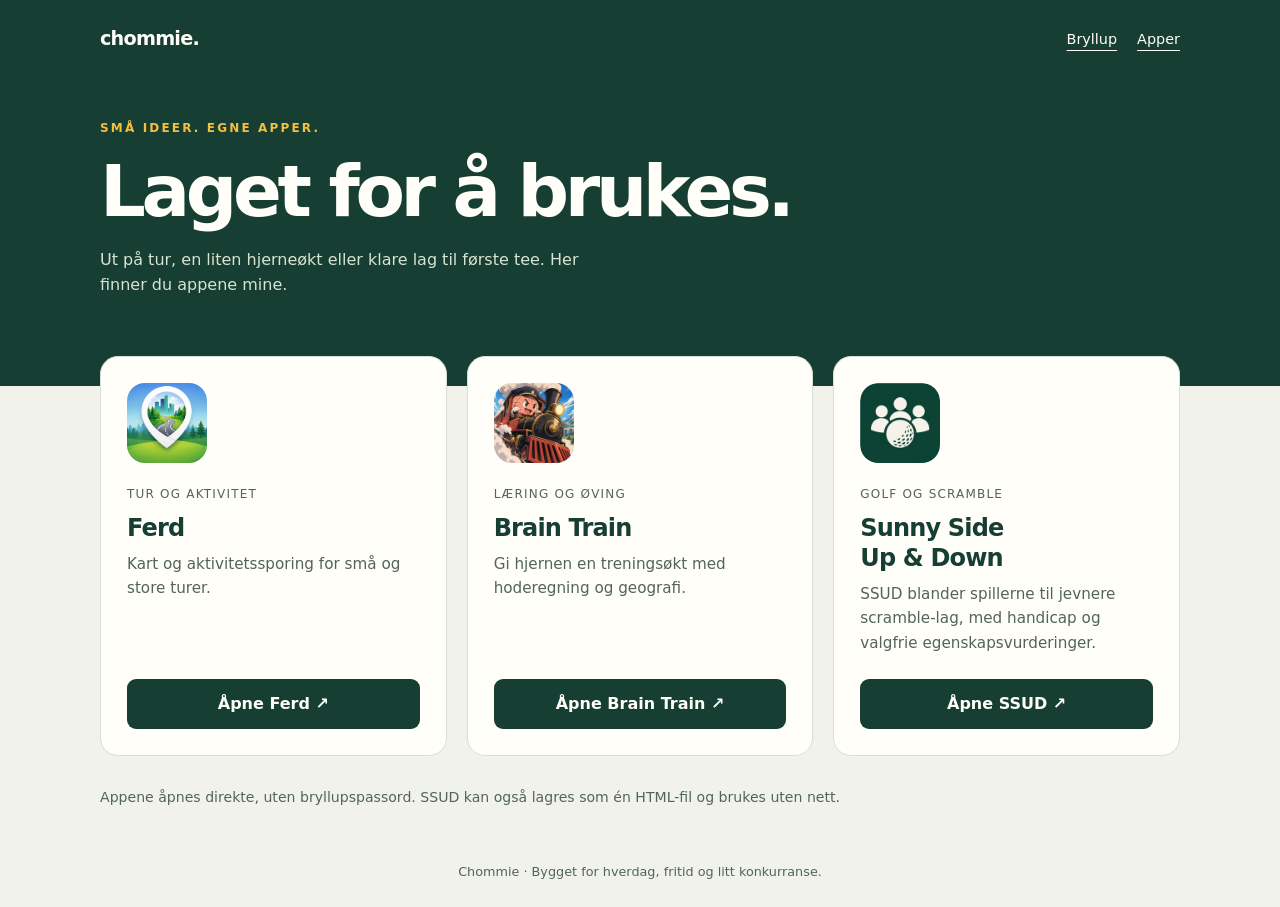
<file: apper/index.html>
<!doctype html>
<html lang="nb">
<head>
  <meta charset="utf-8">
  <meta name="viewport" content="width=device-width, initial-scale=1">
  <meta name="theme-color" content="#173e32">
  <meta name="description" content="Små apper fra Chommie: Ferd, Brain Train og Sunny Side Up &amp; Down.">
  <title>Apper – Chommie</title>
  <style>
    :root { color-scheme: light; font: 16px/1.6 system-ui, sans-serif; color: #173e32; background: #f1f3eb; }
    * { box-sizing: border-box; }
    body { margin: 0; }
    a { color: inherit; }
    a:focus-visible { outline: 3px solid #b66c18; outline-offset: 5px; }
    header { background: #173e32; color: #fffef9; padding: 24px 24px 72px; }
    .wrap { max-width: 1080px; margin: auto; }
    nav { display: flex; justify-content: space-between; align-items: center; gap: 20px; margin-bottom: 64px; }
    .wordmark { font-size: 1.2rem; font-weight: 800; letter-spacing: -.04em; text-decoration: none; }
    .nav-links { display: flex; gap: 20px; }
    .nav-links a { text-underline-offset: 6px; font-size: .9rem; }
    .eyebrow { color: #f4bf3c; text-transform: uppercase; letter-spacing: .18em; font-size: .75rem; font-weight: 750; }
    h1 { font-size: clamp(2.8rem, 8vw, 4.5rem); letter-spacing: -.06em; line-height: 1.08; margin: 15px 0; }
    header p { color: #d8e4d3; max-width: 480px; }
    main { max-width: 1128px; margin: -30px auto 0; padding: 0 24px; }
    .apps { display: grid; grid-template-columns: repeat(3, minmax(0, 1fr)); gap: 20px; }
    .app { display: flex; flex-direction: column; background: #fffef9; border: 1px solid #d7dfd6; border-radius: 18px; padding: 26px; }
    .icon { width: 80px; height: 80px; border-radius: 18px; object-fit: cover; margin-bottom: 22px; }
    .category { font-size: .75rem; text-transform: uppercase; letter-spacing: .1em; color: #52645b; }
    h2 { font-size: 1.5rem; letter-spacing: -.035em; line-height: 1.25; margin: 9px 0; }
    .app p { color: #52645b; font-size: .95rem; margin: 0 0 24px; }
    .open { margin-top: auto; display: block; border-radius: 9px; background: #173e32; color: #fffef9; text-align: center; text-decoration: none; font-weight: 700; padding: 12px; }
    .open:hover { background: #285d49; }
    .note { color: #52645b; margin: 30px 0; font-size: .88rem; }
    footer { text-align: center; padding: 24px; color: #52645b; font-size: .8rem; }
    @media (max-width: 760px) { .apps { grid-template-columns: 1fr; } nav { margin-bottom: 40px; } .app { padding: 24px; } }
  </style>
</head>
<body>
  <header>
    <div class="wrap">
      <nav aria-label="Hovedmeny">
        <a class="wordmark" href="/">chommie.</a>
        <div class="nav-links"><a href="/">Bryllup</a><a href="/apper/" aria-current="page">Apper</a></div>
      </nav>
      <div class="eyebrow">Små ideer. Egne apper.</div>
      <h1>Laget for å brukes.</h1>
      <p>Ut på tur, en liten hjerneøkt eller klare lag til første tee. Her finner du appene mine.</p>
    </div>
  </header>
  <main>
    <div class="apps">
      <article class="app">
        <img class="icon" src="../ferd/icon.png" alt="" width="80" height="80">
        <div class="category">Tur og aktivitet</div>
        <h2>Ferd</h2>
        <p>Kart og aktivitetssporing for små og store turer.</p>
        <a class="open" href="../ferd/">Åpne Ferd <span aria-hidden="true">↗</span></a>
      </article>
      <article class="app">
        <img class="icon" src="../brain-train/icon-192.png" alt="" width="80" height="80">
        <div class="category">Læring og øving</div>
        <h2>Brain Train</h2>
        <p>Gi hjernen en treningsøkt med hoderegning og geografi.</p>
        <a class="open" href="../brain-train/">Åpne Brain Train <span aria-hidden="true">↗</span></a>
      </article>
      <article class="app">
        <img class="icon" src="../ssud/icon-192.png" alt="" width="80" height="80">
        <div class="category">Golf og scramble</div>
        <h2>Sunny Side<br>Up &amp; Down</h2>
        <p>SSUD blander spillerne til jevnere scramble-lag, med handicap og valgfrie egenskapsvurderinger.</p>
        <a class="open" href="../ssud/">Åpne SSUD <span aria-hidden="true">↗</span></a>
      </article>
    </div>
    <p class="note">Appene åpnes direkte, uten bryllupspassord. SSUD kan også lagres som én HTML-fil og brukes uten nett.</p>
  </main>
  <footer>Chommie · Bygget for hverdag, fritid og litt konkurranse.</footer>
</body>
</html>
</file>
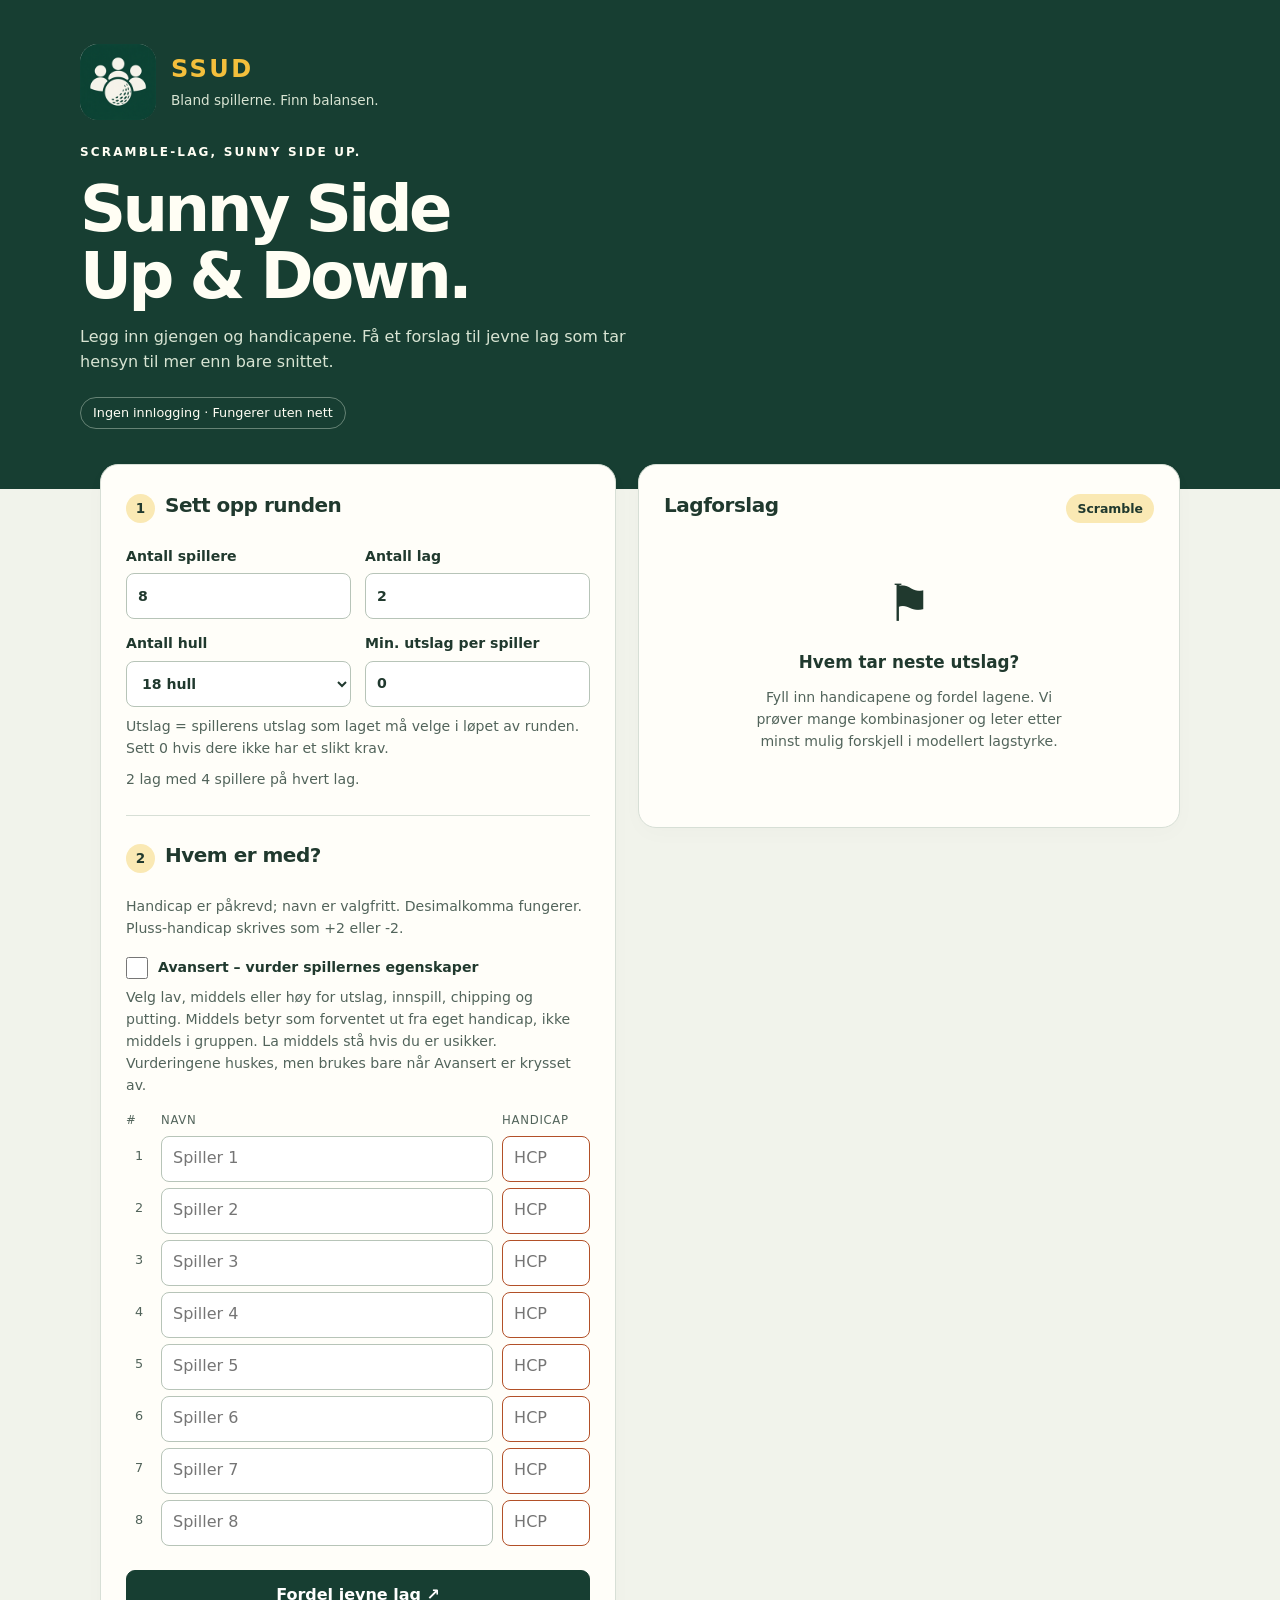
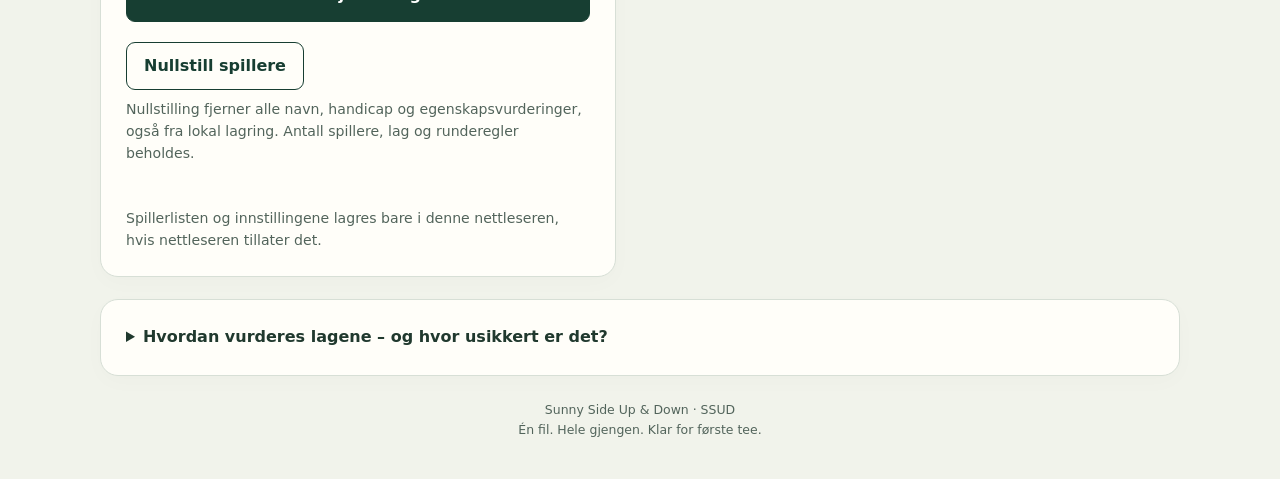
<file: ssud/index.html>
<!doctype html>
<html lang="nb">
<head>
  <meta charset="utf-8">
  <meta name="viewport" content="width=device-width, initial-scale=1">
  <meta name="theme-color" content="#173e32">
  <meta name="description" content="Sunny Side Up &amp; Down (SSUD) setter sammen jevnere scramble-lag med handicap og valgfrie spilleregenskaper.">
  <title>Sunny Side Up &amp; Down – SSUD</title>
  <link rel="icon" type="image/png" href="[data-uri]">
  <link rel="apple-touch-icon" href="[data-uri]">
  <style>
    :root { color-scheme: light; --green: #173e32; --muted: #52645b; --line: #d7dfd6; --paper: #fffef9; --accent: #fae9b4; }
    * { box-sizing: border-box; }
    body { margin: 0; background: #f1f3eb; color: #20392e; font: 16px/1.55 system-ui, sans-serif; }
    button, input, select { font: inherit; }
    button, input, select, summary { touch-action: manipulation; }
    button { cursor: pointer; }
    button:disabled { cursor: wait; opacity: .65; }
    :focus-visible { outline: 3px solid #bd6b20; outline-offset: 3px; }
    header { background: var(--green); color: #fffef4; padding: 44px 24px 60px; }
    .wrap { max-width: 1120px; margin: auto; }
    .eyebrow { text-transform: uppercase; letter-spacing: .18em; font-size: .75rem; font-weight: 750; }
    h1 { font-size: clamp(2.5rem, 7vw, 4rem); line-height: 1.06; margin: 14px 0; letter-spacing: -.055em; }
    header p { max-width: 580px; color: #d8e4d3; margin-bottom: 0; }
    .badge { display: inline-block; margin-top: 22px; padding: 5px 12px; border: 1px solid #668375; border-radius: 30px; font-size: .8rem; }
    .brand { display: flex; align-items: center; gap: 15px; margin-bottom: 23px; }
    .brand img { width: 76px; height: 76px; flex-shrink: 0; border-radius: 18px; }
    .brand strong { display: block; font-size: 1.5rem; letter-spacing: .1em; color: #f4bf3c; }
    .brand span { color: #d8e4d3; font-size: .85rem; }
    main { max-width: 1120px; margin: -25px auto 40px; padding: 0 20px; }
    .layout { display: grid; grid-template-columns: 1fr 1.05fr; gap: 22px; align-items: start; }
    .card { background: var(--paper); border: 1px solid var(--line); border-radius: 18px; padding: 25px; box-shadow: 0 6px 22px #173e3205; }
    h2 { font-size: 1.25rem; margin: 0 0 7px; letter-spacing: -.025em; }
    h3 { margin: 0; font-size: 1.05rem; }
    p { margin: 8px 0 15px; }
    .subtle, .hint { color: var(--muted); font-size: .88rem; }
    .section-label { display: flex; gap: 10px; align-items: center; margin-bottom: 18px; }
    .step { border-radius: 50%; background: var(--accent); width: 29px; height: 29px; text-align: center; line-height: 29px; font-size: .85rem; font-weight: 750; flex-shrink: 0; }
    .grid { display: grid; grid-template-columns: 1fr 1fr; gap: 14px; }
    label { display: block; font-size: .88rem; font-weight: 650; }
    input, select { width: 100%; min-height: 46px; margin-top: 6px; padding: 9px 11px; border: 1px solid #b7c4b8; border-radius: 8px; color: #20392e; background: white; }
    input:invalid { border-color: #b25028; }
    .hint { margin: 9px 0 0; }
    .divider { height: 1px; background: var(--line); margin: 24px 0; }
    .player-head, .player { display: grid; grid-template-columns: 26px minmax(0, 1fr) 88px; gap: 9px; align-items: center; }
    .player-head { font-size: .73rem; text-transform: uppercase; letter-spacing: .06em; color: var(--muted); }
    .player input { min-width: 0; }
    .player > span { font-size: .8rem; color: var(--muted); text-align: center; }
    .players { max-height: 475px; overflow-y: auto; padding: 0 4px 4px; margin: 0 -4px; }
    .advanced-toggle { display: flex; align-items: center; gap: 10px; margin: 18px 0 8px; cursor: pointer; }
    .advanced-toggle input { width: 22px; height: 22px; min-height: 0; margin: 0; accent-color: var(--green); flex-shrink: 0; }
    .player-skills { grid-column: 1 / -1; min-width: 0; margin: 6px 0 16px 35px; padding: 10px; border: 1px solid var(--line); border-radius: 10px; }
    .player-skills legend { font-size: .78rem; color: var(--muted); padding: 0 5px; }
    .skill-grid { display: grid; grid-template-columns: 1fr 1fr; gap: 10px; }
    .skill-grid select { min-width: 0; }
    .skill-summary { display: block; margin-top: 3px; font-size: .75rem; color: var(--muted); }
    .actions { display: flex; flex-wrap: wrap; gap: 10px; margin-top: 20px; }
    button { border: 1px solid var(--green); border-radius: 9px; padding: 11px 17px; font-weight: 700; background: var(--green); color: white; }
    .secondary { background: transparent; color: var(--green); }
    .primary { width: 100%; min-height: 52px; }
    .notice { padding: 12px 15px; border-radius: 10px; background: #fff1dc; border: 1px solid #d6a75f; color: #71431a; margin-bottom: 18px; font-size: .9rem; }
    [hidden] { display: none !important; }
    #error { margin: 16px 0 0; }
    #status { min-height: 24px; margin: 10px 0 0; }
    .empty { text-align: center; padding: 50px 18px; }
    .flag { font-size: 3.2rem; line-height: 1; margin-bottom: 20px; }
    .empty p { max-width: 320px; margin: 12px auto 0; }
    .result-top { display: flex; justify-content: space-between; gap: 15px; align-items: center; }
    .pill { border-radius: 30px; padding: 5px 11px; background: var(--accent); font-size: .78rem; font-weight: 700; white-space: nowrap; }
    .metrics { display: grid; grid-template-columns: 1fr 1fr; gap: 12px; margin: 21px 0; }
    .metric { border-radius: 10px; padding: 13px; background: #f0f3e8; }
    .metric strong { display: block; font-size: 1.65rem; letter-spacing: -.04em; }
    .metric span { font-size: .78rem; color: var(--muted); }
    .team { border: 1px solid var(--line); border-radius: 12px; margin-top: 14px; overflow: hidden; }
    .team-header { display: flex; justify-content: space-between; gap: 12px; align-items: center; padding: 13px 15px; background: #f4f6ee; }
    .team-score { text-align: right; font-size: .8rem; color: var(--muted); }
    .team-score strong { color: var(--green); font-size: 1.1rem; }
    .members { list-style: none; padding: 4px 15px; margin: 0; }
    .members li { display: flex; justify-content: space-between; gap: 15px; padding: 9px 0; border-bottom: 1px solid #e9ede4; }
    .members li:last-child { border-bottom: 0; }
    .member-name { overflow-wrap: anywhere; }
    .hcp { white-space: nowrap; color: var(--muted); font-variant-numeric: tabular-nums; }
    .team-footer { padding: 8px 15px; border-top: 1px solid var(--line); font-size: .78rem; color: var(--muted); }
    .model { margin-top: 22px; }
    summary { cursor: pointer; font-weight: 700; }
    details p, details li { color: var(--muted); font-size: .88rem; }
    details ul { padding-left: 20px; }
    .formula { overflow-wrap: anywhere; background: #f0f3e8; padding: 12px; border-radius: 8px; font-size: .8rem; }
    footer { text-align: center; font-size: .78rem; color: var(--muted); margin: 24px 0; }
    #copyText { min-height: 170px; width: 100%; margin-top: 12px; font: inherit; }
    @media (max-width: 780px) {
      .layout { grid-template-columns: 1fr; }
      header { padding: 30px 22px 52px; }
      main { padding: 0 14px; }
      .card { padding: 20px; }
      .empty { padding: 25px 10px; }
    }
    @media print {
      header, .setup, .model, footer, .actions, #status, #copyFallback { display: none !important; }
      main { margin: 0; max-width: none; padding: 0; }
      .layout { display: block; }
      .card { box-shadow: none; }
      .team { break-inside: avoid; }
    }
  </style>
</head>
<body>
  <header>
    <div class="wrap">
      <div class="brand">
        <img src="[data-uri]" alt="SSUD-logo: tre spillere bak en golfball" width="76" height="76">
        <div><strong>SSUD</strong><span>Bland spillerne. Finn balansen.</span></div>
      </div>
      <div class="eyebrow">Scramble-lag, sunny side up.</div>
      <h1>Sunny Side<br>Up &amp; Down.</h1>
      <p>Legg inn gjengen og handicapene. Få et forslag til jevne lag som tar hensyn til mer enn bare snittet.</p>
      <span class="badge">Ingen innlogging · Fungerer uten nett</span>
    </div>
  </header>
  <main>
    <div id="storageWarning" class="notice" role="alert" hidden></div>
    <div class="layout">
      <section class="card setup" aria-labelledby="setupTitle">
        <div class="section-label"><span class="step">1</span><h2 id="setupTitle">Sett opp runden</h2></div>
        <div class="grid">
          <label>Antall spillere<input id="playerCount" type="number" min="2" max="80" step="1" value="8" required></label>
          <label>Antall lag<input id="teamCount" type="number" min="2" max="40" step="1" value="2" required></label>
          <label>Antall hull<select id="holes"><option value="18">18 hull</option><option value="9">9 hull</option></select></label>
          <label>Min. utslag per spiller<input id="minDrives" type="number" min="0" max="18" step="1" value="0" required></label>
        </div>
        <p class="hint">Utslag = spillerens utslag som laget må velge i løpet av runden. Sett 0 hvis dere ikke har et slikt krav.</p>
        <p id="sizeHint" class="hint"></p>
        <div class="divider"></div>
        <div class="section-label"><span class="step">2</span><h2>Hvem er med?</h2></div>
        <p class="subtle">Handicap er påkrevd; navn er valgfritt. Desimalkomma fungerer. Pluss-handicap skrives som +2 eller -2.</p>
        <label class="advanced-toggle"><input id="advanced" type="checkbox" aria-describedby="advancedHint">Avansert – vurder spillernes egenskaper</label>
        <p id="advancedHint" class="subtle">Velg lav, middels eller høy for utslag, innspill, chipping og putting. Middels betyr som forventet ut fra eget handicap, ikke middels i gruppen. La middels stå hvis du er usikker. Vurderingene huskes, men brukes bare når Avansert er krysset av.</p>
        <div class="player-head" aria-hidden="true"><span>#</span><span>Navn</span><span>Handicap</span></div>
        <div id="players" class="players"></div>
        <div id="error" class="notice" role="alert" hidden></div>
        <div class="actions"><button id="generate" class="primary" type="button">Fordel jevne lag <span aria-hidden="true">↗</span></button></div>
        <div class="actions"><button id="reset" class="secondary" type="button">Nullstill spillere</button></div>
        <p class="hint">Nullstilling fjerner alle navn, handicap og egenskapsvurderinger, også fra lokal lagring. Antall spillere, lag og runderegler beholdes.</p>
        <p id="status" class="subtle" role="status" aria-live="polite"></p>
        <p class="hint">Spillerlisten og innstillingene lagres bare i denne nettleseren, hvis nettleseren tillater det.</p>
      </section>
      <section class="card" aria-labelledby="resultTitle" aria-busy="false" id="resultCard">
        <div class="result-top"><h2 id="resultTitle">Lagforslag</h2><span class="pill">Scramble</span></div>
        <div id="empty" class="empty">
          <div class="flag" aria-hidden="true">⚑</div>
          <h3>Hvem tar neste utslag?</h3>
          <p class="subtle">Fyll inn handicapene og fordel lagene. Vi prøver mange kombinasjoner og leter etter minst mulig forskjell i modellert lagstyrke.</p>
        </div>
        <div id="results" hidden>
          <div class="metrics">
            <div class="metric"><strong id="spread"></strong><span>poeng mellom sterkeste og svakeste lag</span></div>
            <div class="metric"><strong id="sizeMetric"></strong><span>spillere per lag</span></div>
          </div>
          <div id="unevenWarning" class="notice" hidden>Lagene har ulik størrelse. Ekstra spillere gir flere slag å velge mellom, så helt like vilkår er ikke mulig. Vurder en egen turneringsregel for å kompensere.</div>
          <p class="subtle">Høyere modellpoeng betyr sterkere lag i modellen – ikke vinnersjanse eller forventet score.</p>
          <p id="resultMode" class="subtle"></p>
          <div id="teams"></div>
          <div class="actions">
            <button id="copy" type="button" class="secondary">Kopier lag</button>
            <button id="print" type="button" class="secondary">Skriv ut</button>
          </div>
          <div id="copyFallback" hidden>
            <label for="copyText">Kopiering var ikke tilgjengelig. Marker og kopier teksten:</label>
            <textarea id="copyText" readonly></textarea>
          </div>
          <p class="hint">Vil du prøve et annet forslag? Trykk «Fordel jevne lag» igjen. Like gode fordelinger kan være forskjellige.</p>
        </div>
      </section>
    </div>
    <details class="card model">
      <summary>Hvordan vurderes lagene – og hvor usikkert er det?</summary>
      <p><strong>Dette er en forklarbar fordelingsmodell, ikke en validert golfprognose.</strong> Handicap sier ikke alt om lengde, putting, stabilitet eller hvem som utfyller hverandre. To spillere med 15 kan være et bedre scramble-par enn 10 og 20, men det kan også være motsatt. Ingen av delene kan avgjøres sikkert ut fra handicap alene.</p>
      <ul>
        <li><strong>Mer enn snitt:</strong> Handicap gjøres om til en relativ slagkvalitet på en myk, S-formet kurve. Lagets frie slagvalg kombineres slik at flere spillere gir flere muligheter, men avtakende ekstra nytte. Det gjør at både nivå og sammensetning spiller inn.</li>
        <li><strong>Krav til utslag:</strong> Jo flere obligatoriske utslag, desto mer vekt får alle spillernes bidrag i utslagsdelen. Utslag er skjønnsmessig satt til en tredel av totalmodellen; resten beholder fritt slagvalg. Kravet gjelder altså ikke alle slag.</li>
        <li><strong>Avansert:</strong> Utslag, innspill, chipping og putting vurderes hver for seg. Lav/høy betyr svakere/sterkere enn forventet ut fra spillerens eget handicap. Middels endrer ingenting. Utslag vektes med 1/3; de tre andre delene får 2/9 hver. Bare utslagsdelen påvirkes av utslagskravet; alle spillerne bidrar fortsatt i de andre delene.</li>
        <li><strong>Like størrelser først:</strong> Antall spillere per lag avviker med maksimalt én. Deretter prøves tilfeldige fordelinger og spillerbytter for å redusere forskjellen i modellpoeng. Forslaget er ikke garantert matematisk optimalt.</li>
        <li><strong>Ikke spillehandicap:</strong> Modellen bruker oppgitt handicap direkte, ikke banens slope, course rating eller offisielle scramble-godtgjørelser. Den balanserer antatt bruttostyrke. Skal dere spille netto, må spillehandicap og turneringsregler håndteres separat.</li>
      </ul>
      <p class="formula">For den nysgjerrige: q = 1 / (1 + exp((hcp − 18) / 10)). Fritt slagvalg F = 1 − produkt(1 − q). Utslagsandel med krav r = spillere på laget × minste utslag / antall hull. Modellpoeng = 100 × [F × (1 − r/3) + gjennomsnitt(q) × r/3]. Kurven og vektene er antakelser, ikke kalibrert mot reelle runder.</p>
      <p class="formula">I avansert modus brukes samme kvalitetskurve separat for hver egenskap, med hcp + 5 for lav, uendret hcp for middels og hcp − 5 for høy. Dette er bare modellens justering, ikke et nytt handicap. Hver del får sitt eget F. Utslagsdelen D = (1 − r) × F_utslag + r × gjennomsnitt(q_utslag). Modellpoeng = 100 × [D/3 + (F_innspill + F_chipping + F_putting) × 2/9]. Alle på middels gir samme poeng som enkel modus.</p>
      <p>Avansert modus gir flere opplysninger, ikke en validert simulering av en golfrunde. Vektene og justeringen på 5 er skjønnsmessige. Modellen beregner ikke ballposisjoner, valg av utslag underveis eller læring av puttelinjen fra tidligere forsøk. Poengene kan ikke tolkes som faktiske sannsynligheter.</p>
      <p>Avtal alltid reglene før dere spiller. Appen kontrollerer at antall påkrevde utslag får plass på hvert lag, men planlegger ikke hvilke hull dere bruker dem på. Ingen data sendes noe sted.</p>
    </details>
    <footer>Sunny Side Up &amp; Down · SSUD<br>Én fil. Hele gjengen. Klar for første tee.</footer>
  </main>
  <script id="scramble-engine">
    "use strict";
    const Scramble = (() => {
      const skills = [
        { key: "driving", label: "Utslag" },
        { key: "approach", label: "Innspill" },
        { key: "chipping", label: "Chipping" },
        { key: "putting", label: "Putting" }
      ];
      const levels = { low: "Lav", medium: "Middels", high: "Høy" };
      const defaultSkills = () => Object.fromEntries(skills.map(skill => [skill.key, "medium"]));
      function validSkills(profile) {
        return profile !== null && typeof profile === "object" &&
          skills.every(skill => Object.hasOwn(levels, profile[skill.key]));
      }
      function parseHandicap(text) {
        const value = String(text).trim().replace(",", ".");
        if (!/^[+-]?\d+(?:\.\d{1,2})?$/.test(value)) return null;
        const number = value.startsWith("+") ? -Number(value.slice(1)) : Number(value);
        return Number.isFinite(number) && number >= -10 && number <= 54 ? number : null;
      }
      function validateSettings(count, teamCount, holes, minDrives) {
        if (!Number.isInteger(count) || count < 2 || count > 80) return "Velg mellom 2 og 80 spillere.";
        if (!Number.isInteger(teamCount) || teamCount < 2 || teamCount > 40 || teamCount > count) return "Velg minst 2 lag, maksimalt 40 og ikke flere lag enn spillere.";
        if (![9, 18].includes(holes)) return "Velg 9 eller 18 hull.";
        if (!Number.isInteger(minDrives) || minDrives < 0 || minDrives > holes) return "Minste antall utslag må være et heltall fra 0 til antall hull.";
        if (Math.ceil(count / teamCount) * minDrives > holes) return "For mange obligatoriske utslag: det største laget har " + Math.ceil(count / teamCount) + " spillere. Antall spillere × minste utslag kan ikke overstige " + holes + " hull.";
        return "";
      }
      function quality(handicap) {
        return 1 / (1 + Math.exp((handicap - 18) / 10));
      }
      function score(team, holes, minDrives, advanced = false) {
        if (advanced) {
          const offset = { low: 5, medium: 0, high: -5 };
          const parts = skills.map(skill => {
            const qualities = team.map(player => quality(player.handicap + offset[player.skills[skill.key]]));
            const free = 1 - qualities.reduce((product, value) => product * (1 - value), 1);
            if (skill.key !== "driving") return free * 2 / 9;
            const mean = qualities.reduce((sum, value) => sum + value, 0) / team.length;
            const required = team.length * minDrives / holes;
            return (free * (1 - required) + mean * required) / 3;
          });
          return 100 * parts.reduce((sum, value) => sum + value, 0);
        }
        const qualities = team.map(player => quality(player.handicap));
        const free = 1 - qualities.reduce((product, value) => product * (1 - value), 1);
        const mean = qualities.reduce((sum, value) => sum + value, 0) / team.length;
        const requiredWeight = team.length * minDrives / holes / 3;
        return 100 * (free * (1 - requiredWeight) + mean * requiredWeight);
      }
      function cost(scores) {
        const mean = scores.reduce((sum, value) => sum + value, 0) / scores.length;
        const variance = scores.reduce((sum, value) => sum + (value - mean) ** 2, 0) / scores.length;
        return Math.max(...scores) - Math.min(...scores) + Math.sqrt(variance);
      }
      function seededRandom(seed) {
        return () => {
          seed |= 0;
          seed = seed + 0x6D2B79F5 | 0;
          let value = Math.imul(seed ^ seed >>> 15, 1 | seed);
          value = value + Math.imul(value ^ value >>> 7, 61 | value) ^ value;
          return ((value ^ value >>> 14) >>> 0) / 4294967296;
        };
      }
      async function optimize(players, teamCount, holes, minDrives, random = Math.random, advanced = false) {
        const error = validateSettings(players.length, teamCount, holes, minDrives);
        if (error) throw new Error(error);
        if (players.some(player => !Number.isFinite(player.handicap) || player.handicap < -10 || player.handicap > 54)) throw new Error("Ugyldig handicap.");
        if (advanced && players.some(player => !validSkills(player.skills))) throw new Error("Ugyldige spilleregenskaper.");
        let bestTeams;
        let bestCost = Infinity;
        for (let restart = 0; restart < 8; restart++) {
          const shuffled = players.slice();
          for (let i = shuffled.length - 1; i > 0; i--) {
            const j = Math.floor(random() * (i + 1));
            [shuffled[i], shuffled[j]] = [shuffled[j], shuffled[i]];
          }
          const teams = Array.from({ length: teamCount }, () => []);
          shuffled.forEach((player, index) => teams[index % teamCount].push(player));
          const scores = teams.map(team => score(team, holes, minDrives, advanced));
          let currentCost = cost(scores);
          function remember() {
            if (currentCost < bestCost) {
              bestCost = currentCost;
              bestTeams = teams.map(team => team.slice());
            }
          }
          remember();
          for (let step = 0; step < 3500; step++) {
            const a = Math.floor(random() * teamCount);
            const b = (a + 1 + Math.floor(random() * (teamCount - 1))) % teamCount;
            const i = Math.floor(random() * teams[a].length);
            const j = Math.floor(random() * teams[b].length);
            const oldA = scores[a], oldB = scores[b];
            [teams[a][i], teams[b][j]] = [teams[b][j], teams[a][i]];
            scores[a] = score(teams[a], holes, minDrives, advanced);
            scores[b] = score(teams[b], holes, minDrives, advanced);
            const nextCost = cost(scores);
            const temperature = 2 * (1 - step / 3500) ** 3 + 0.0001;
            if (nextCost <= currentCost || random() < Math.exp((currentCost - nextCost) / temperature)) {
              currentCost = nextCost;
              remember();
            } else {
              [teams[a][i], teams[b][j]] = [teams[b][j], teams[a][i]];
              scores[a] = oldA;
              scores[b] = oldB;
            }
          }
          await new Promise(resolve => setTimeout(resolve, 0));
        }
        return { teams: bestTeams, cost: bestCost };
      }
      return { skills, levels, defaultSkills, validSkills, parseHandicap, validateSettings, quality, score, cost, seededRandom, optimize };
    })();
  </script>
  <script>
    "use strict";
    const $ = id => document.getElementById(id);
    const storageKey = "scramble-planner-v1";
    let roster = [];
    let resultText = "";
    let busy = false;
    const format = (number, digits = 1) => number.toLocaleString("nb-NO", { minimumFractionDigits: digits, maximumFractionDigits: digits });
    const formatHandicap = number => number < 0 ? "+" + format(-number) : format(number);
    function storageWarning(message, error) {
      console.error(message, error);
      $("storageWarning").textContent = message;
      $("storageWarning").hidden = false;
    }
    function save() {
      try {
        localStorage.setItem(storageKey, JSON.stringify({
          version: 2, roster, advanced: $("advanced").checked,
          count: $("playerCount").value, teams: $("teamCount").value,
          holes: $("holes").value, drives: $("minDrives").value
        }));
      } catch (error) {
        storageWarning("Nettleseren kunne ikke lagre oppsettet. Appen fungerer fortsatt, men du må legge inn data på nytt neste gang.", error);
      }
    }
    function restore() {
      try {
        const raw = localStorage.getItem(storageKey);
        if (!raw) return;
        const data = JSON.parse(raw);
        if (![1, 2].includes(data.version) || !Array.isArray(data.roster) || data.roster.length > 80 ||
            !data.roster.every(player => player && typeof player.name === "string" && typeof player.handicap === "string" && player.name.length <= 60 && player.handicap.length <= 12) ||
            (data.version === 2 && (typeof data.advanced !== "boolean" || !data.roster.every(player => Scramble.validSkills(player.skills)))) ||
            !["count", "teams", "holes", "drives"].every(key => typeof data[key] === "string") ||
            !Number.isInteger(Number(data.count)) || Number(data.count) < 2 || Number(data.count) > 80) {
          throw new Error("Det lagrede oppsettet har ukjent eller ugyldig format.");
        }
        roster = data.roster.map(player => ({
          ...player, skills: data.version === 1 ? Scramble.defaultSkills() : player.skills
        }));
        $("advanced").checked = data.version === 2 && data.advanced;
        $("playerCount").value = data.count;
        $("teamCount").value = data.teams;
        $("holes").value = data.holes;
        $("minDrives").value = data.drives;
      } catch (error) {
        storageWarning("Det lagrede oppsettet kunne ikke leses. Kontroller innstillingene og legg inn spillerne på nytt.", error);
      }
    }
    function invalidate() {
      $("results").hidden = true;
      $("empty").hidden = false;
      $("copyFallback").hidden = true;
      $("error").hidden = true;
      $("status").textContent = resultText ? "Oppsettet er endret. Fordel lagene på nytt." : "";
      resultText = "";
    }
    function updateSizeHint() {
      const count = Number($("playerCount").value), teams = Number($("teamCount").value);
      if (Number.isInteger(count) && Number.isInteger(teams) && teams >= 2 && teams <= count && count <= 80) {
        const small = Math.floor(count / teams), big = Math.ceil(count / teams);
        $("sizeHint").textContent = small === big ? `${teams} lag med ${small} spillere på hvert lag.` : `${teams} lag med ${small}–${big} spillere. Ulik lagstørrelse gir ulike forutsetninger.`;
      } else {
        $("sizeHint").textContent = "";
      }
    }
    function renderPlayers() {
      const count = Number($("playerCount").value);
      if (!Number.isInteger(count) || count < 2 || count > 80) return;
      while (roster.length < count) roster.push({ name: "", handicap: "", skills: Scramble.defaultSkills() });
      $("players").replaceChildren();
      for (let index = 0; index < count; index++) {
        const row = document.createElement("div");
        row.className = "player";
        const number = document.createElement("span");
        number.textContent = index + 1;
        row.append(number);
        for (const field of ["name", "handicap"]) {
          const input = document.createElement("input");
          input.type = "text";
          input.id = `player-${index}-${field}`;
          input.value = roster[index][field];
          input.maxLength = field === "name" ? 60 : 12;
          input.setAttribute("aria-label", `${field === "name" ? "Navn" : "Handicap"} for spiller ${index + 1}`);
          input.autocomplete = "off";
          if (field === "name") input.placeholder = `Spiller ${index + 1}`;
          else { input.placeholder = "HCP"; input.required = true; }
          input.addEventListener("input", () => {
            roster[index][field] = input.value;
            input.removeAttribute("aria-invalid");
            invalidate();
            save();
          });
          row.append(input);
        }
        if ($("advanced").checked) {
          const fieldset = document.createElement("fieldset");
          fieldset.className = "player-skills";
          const legend = document.createElement("legend");
          legend.textContent = `Egenskaper – spiller ${index + 1}`;
          const grid = document.createElement("div");
          grid.className = "skill-grid";
          for (const skill of Scramble.skills) {
            const label = document.createElement("label");
            label.textContent = skill.label;
            const select = document.createElement("select");
            select.id = `player-${index}-${skill.key}`;
            select.setAttribute("aria-label", `${skill.label} for spiller ${index + 1}`);
            for (const [value, text] of Object.entries(Scramble.levels)) {
              const option = document.createElement("option");
              option.value = value;
              option.textContent = text;
              select.append(option);
            }
            select.value = roster[index].skills[skill.key];
            select.addEventListener("change", () => {
              roster[index].skills[skill.key] = select.value;
              invalidate();
              save();
            });
            label.append(select);
            grid.append(label);
          }
          fieldset.append(legend, grid);
          row.append(fieldset);
        }
        $("players").append(row);
      }
    }
    function showError(message, target) {
      $("error").textContent = message;
      $("error").hidden = false;
      if (target) {
        target.setAttribute("aria-invalid", "true");
        target.focus();
      }
    }
    function renderResults(teams, holes, minDrives, advanced) {
      const scores = teams.map(team => Scramble.score(team, holes, minDrives, advanced));
      const sizes = teams.map(team => team.length);
      const spread = Math.max(...scores) - Math.min(...scores);
      $("spread").textContent = format(spread, 2);
      $("sizeMetric").textContent = Math.min(...sizes) === Math.max(...sizes) ? sizes[0] : `${Math.min(...sizes)}–${Math.max(...sizes)}`;
      $("unevenWarning").hidden = Math.min(...sizes) === Math.max(...sizes);
      $("teams").replaceChildren();
      const mode = advanced ? "Avansert: handicap + vurderinger av utslag, innspill, chipping og putting." : "Enkel modus: kun handicap. Egenskapsvurderinger er ikke brukt.";
      $("resultMode").textContent = mode;
      const lines = ["SUNNY SIDE UP & DOWN (SSUD) – LAGFORSLAG", `${holes} hull · Minst ${minDrives} tellende utslag per spiller`, mode, ""];
      teams.forEach((team, index) => {
        const article = document.createElement("article");
        article.className = "team";
        const heading = document.createElement("div");
        heading.className = "team-header";
        const title = document.createElement("h3");
        title.textContent = `Lag ${index + 1}`;
        const score = document.createElement("div");
        score.className = "team-score";
        const strong = document.createElement("strong");
        strong.textContent = format(scores[index], 2);
        score.append(strong, " modellpoeng");
        heading.append(title, score);
        const list = document.createElement("ul");
        list.className = "members";
        lines.push(`Lag ${index + 1} · ${format(scores[index], 2)} modellpoeng`);
        team.slice().sort((a, b) => a.handicap - b.handicap).forEach(player => {
          const item = document.createElement("li");
          const name = document.createElement("span"), hcp = document.createElement("span");
          name.className = "member-name";
          name.textContent = player.name;
          const profile = advanced ? Scramble.skills.map(skill => `${skill.label}: ${Scramble.levels[player.skills[skill.key]].toLowerCase()}`).join(" · ") : "";
          if (advanced) {
            const summary = document.createElement("span");
            summary.className = "skill-summary";
            summary.textContent = profile;
            name.append(summary);
          }
          hcp.className = "hcp";
          hcp.textContent = `HCP ${formatHandicap(player.handicap)}`;
          item.append(name, hcp);
          list.append(item);
          lines.push(`  ${player.name} – HCP ${formatHandicap(player.handicap)}`);
          if (advanced) lines.push(`    ${profile}`);
        });
        const foot = document.createElement("div");
        foot.className = "team-footer";
        const mean = team.reduce((sum, player) => sum + player.handicap, 0) / team.length;
        foot.textContent = `${team.length} spillere · Snitt-HCP ${formatHandicap(mean)} · ${team.length * minDrives} av ${holes} utslag bundet av minstekrav`;
        article.append(heading, list, foot);
        $("teams").append(article);
        lines.push("");
      });
      lines.push(`Forskjell i modellpoeng: ${format(spread, 2)}. Høyere er sterkere i modellen.`,
        "Veiledende fordeling, ikke en validert golfprognose. Netto/spillehandicap er ikke beregnet.");
      if (Math.min(...sizes) !== Math.max(...sizes)) lines.push("Merk: Ulik lagstørrelse gir ulike forutsetninger.");
      resultText = lines.join("\n");
      $("empty").hidden = true;
      $("results").hidden = false;
    }
    $("generate").addEventListener("click", async () => {
      if (busy) return;
      invalidate();
      const count = $("playerCount").valueAsNumber, teamCount = $("teamCount").valueAsNumber;
      const holes = Number($("holes").value), minDrives = $("minDrives").valueAsNumber;
      const advanced = $("advanced").checked;
      const error = Scramble.validateSettings(count, teamCount, holes, minDrives);
      if (error) { showError(error); return; }
      renderPlayers();
      const players = [];
      for (let index = 0; index < count; index++) {
        const handicap = Scramble.parseHandicap(roster[index].handicap);
        if (handicap === null) {
          showError(`Legg inn gyldig handicap for spiller ${index + 1}: fra +10 (eller -10) til 54, med maksimalt to desimaler.`, $(`player-${index}-handicap`));
          return;
        }
        players.push({ id: index, name: roster[index].name.trim() || `Spiller ${index + 1}`, handicap, skills: { ...roster[index].skills } });
      }
      save();
      busy = true;
      const controls = [...document.querySelectorAll(".setup input, .setup select, .setup button")];
      controls.forEach(control => { control.disabled = true; });
      $("resultCard").setAttribute("aria-busy", "true");
      $("generate").textContent = "Leter etter jevne lag …";
      $("status").textContent = "Prøver spillerfordelinger og bytter …";
      try {
        await new Promise(resolve => setTimeout(resolve, 25));
        const result = await Scramble.optimize(players, teamCount, holes, minDrives, Math.random, advanced);
        renderResults(result.teams, holes, minDrives, advanced);
        $("status").textContent = "Lagforslaget er klart. Du finner det under Lagforslag.";
      } catch (error) {
        console.error("Lagfordelingen mislyktes.", error);
        showError("Lagfordelingen mislyktes. Prøv igjen. Hvis feilen fortsetter, last inn siden på nytt.");
        $("status").textContent = "";
      } finally {
        busy = false;
        controls.forEach(control => { control.disabled = false; });
        $("resultCard").setAttribute("aria-busy", "false");
        $("generate").textContent = "Fordel jevne lag ↗";
      }
    });
    ["playerCount", "teamCount", "holes", "minDrives"].forEach(id => {
      $(id).addEventListener("input", () => {
        $(id).removeAttribute("aria-invalid");
        invalidate();
        updateSizeHint();
      });
      $(id).addEventListener("change", () => {
        if (id === "playerCount") renderPlayers();
        save();
      });
    });
    $("copy").addEventListener("click", async () => {
      try {
        if (!navigator.clipboard) throw new Error("Utklippstavlen er ikke tilgjengelig.");
        await navigator.clipboard.writeText(resultText);
        $("status").textContent = "Lagene er kopiert.";
        $("copyFallback").hidden = true;
      } catch (error) {
        console.warn("Automatisk kopiering er ikke tilgjengelig.", error);
        $("copyFallback").hidden = false;
        $("copyText").value = resultText;
        $("copyText").focus();
        $("copyText").select();
        $("status").textContent = "Kopier den markerte teksten manuelt.";
      }
    });
    $("print").addEventListener("click", () => window.print());
    $("reset").addEventListener("click", () => {
      if (busy || !window.confirm("Fjerne alle spillere, handicap og egenskapsvurderinger? Dette kan ikke angres. Antall spillere, lag og runderegler beholdes.")) return;
      roster = [];
      const count = $("playerCount").valueAsNumber;
      if (!Number.isInteger(count) || count < 2 || count > 80) $("playerCount").value = "8";
      invalidate();
      $("teams").replaceChildren();
      $("copyText").value = "";
      renderPlayers();
      updateSizeHint();
      save();
      $("status").textContent = "Alle spillere, handicap og egenskapsvurderinger er nullstilt.";
      $("player-0-name").focus();
    });
    $("advanced").addEventListener("change", () => {
      invalidate();
      renderPlayers();
      save();
    });
    restore();
    renderPlayers();
    updateSizeHint();
  </script>
</body>
</html>
</file>
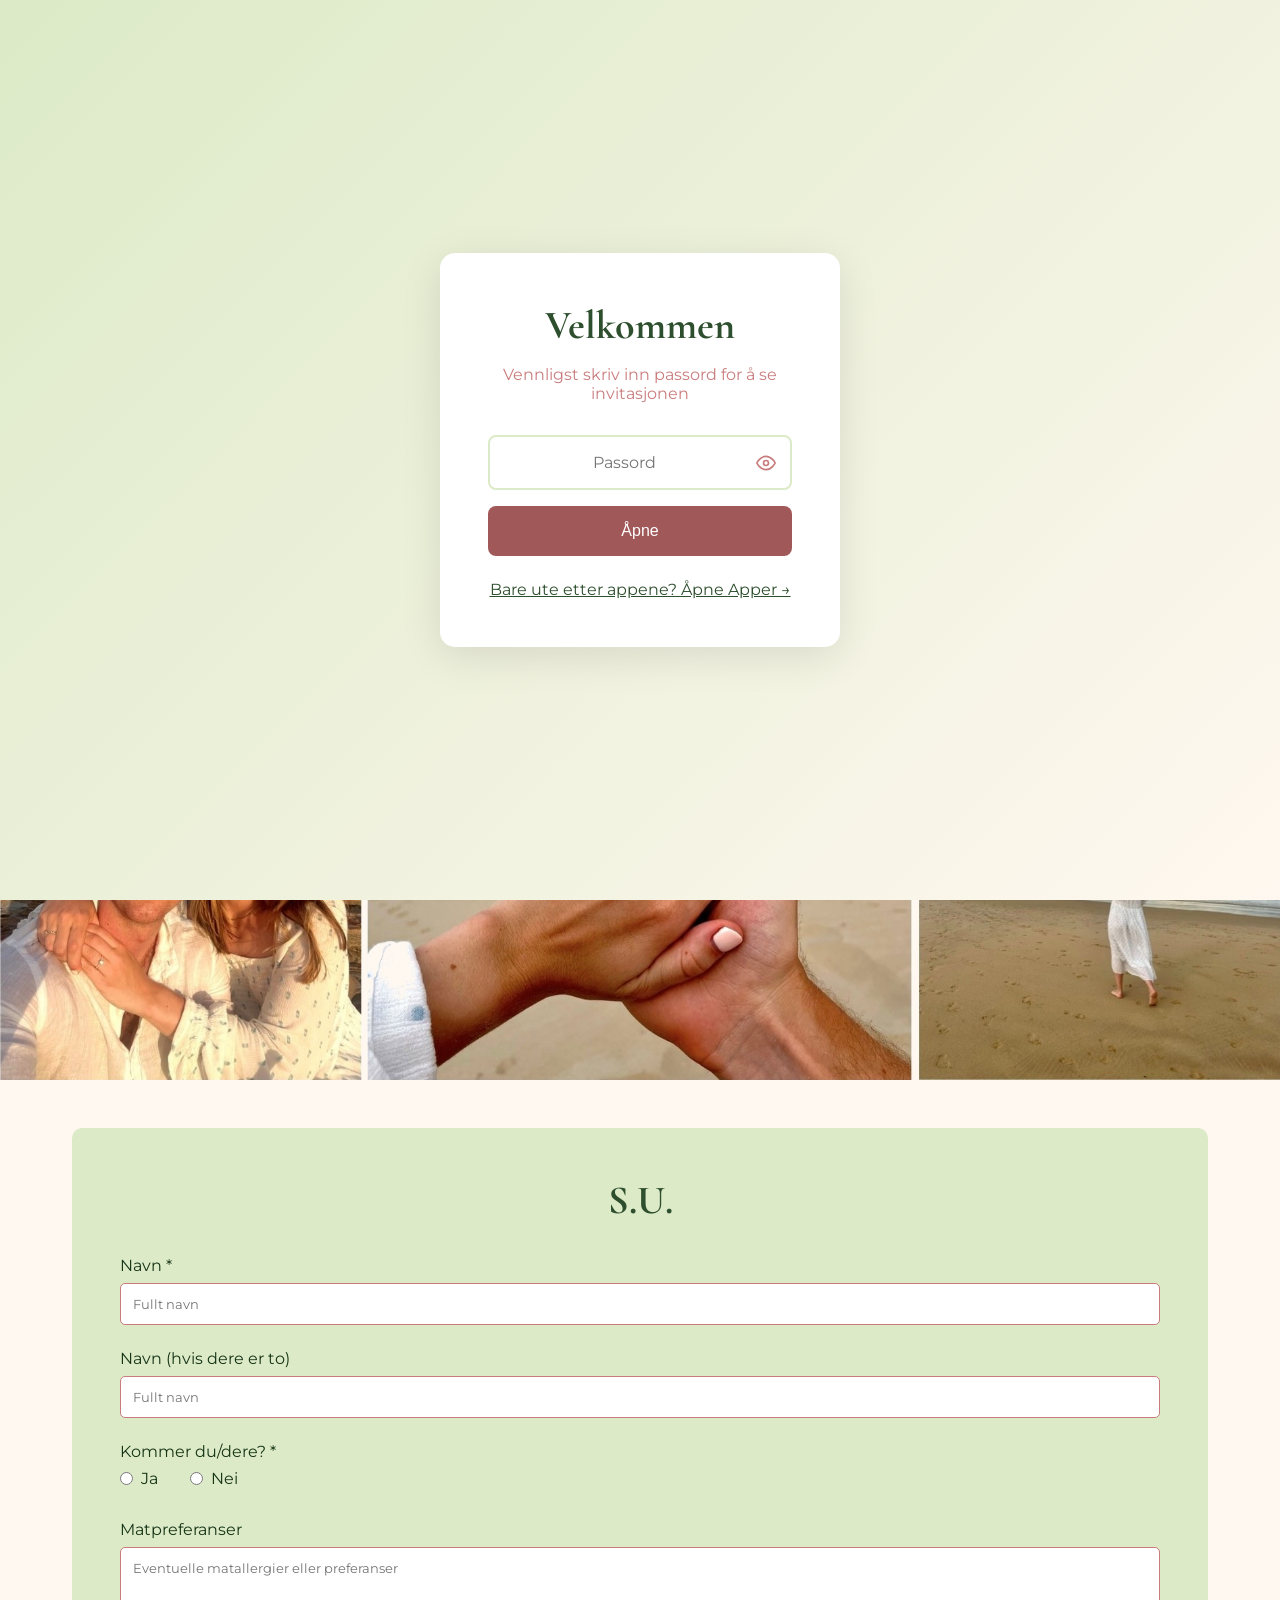
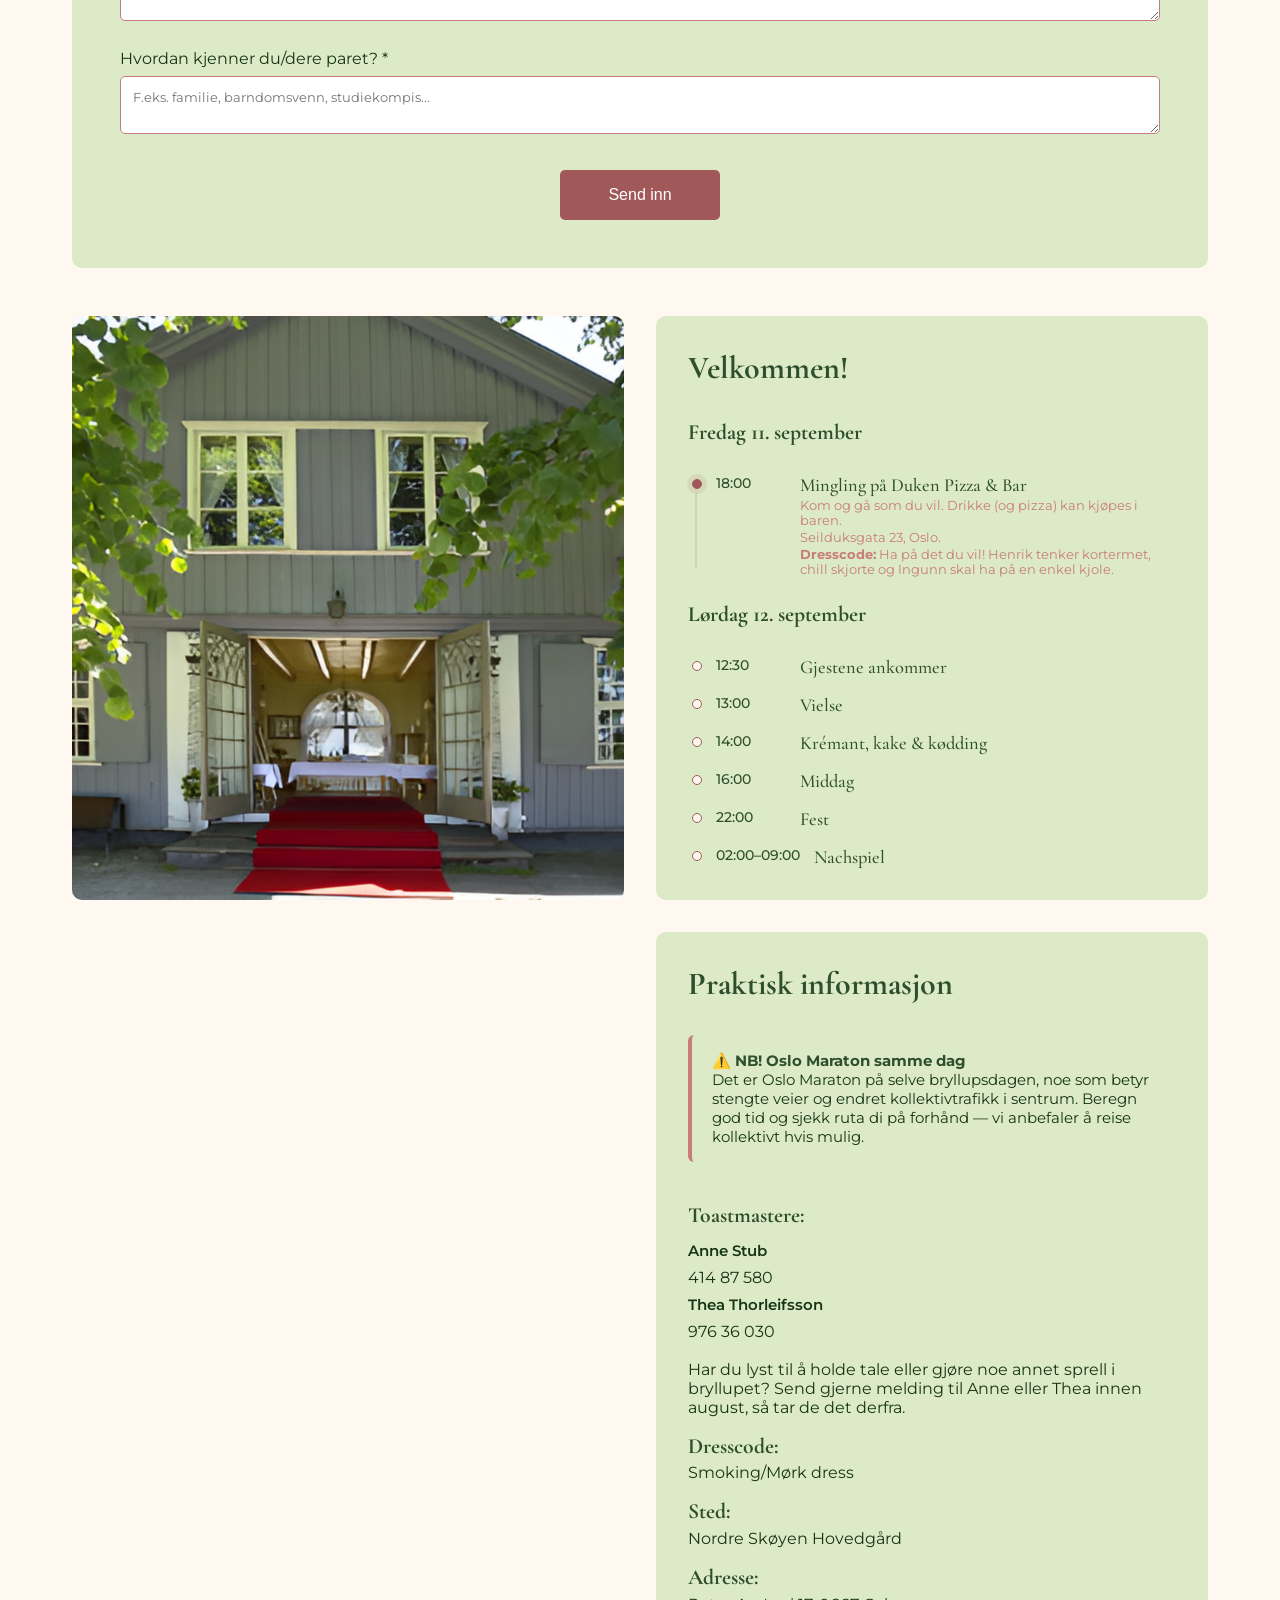
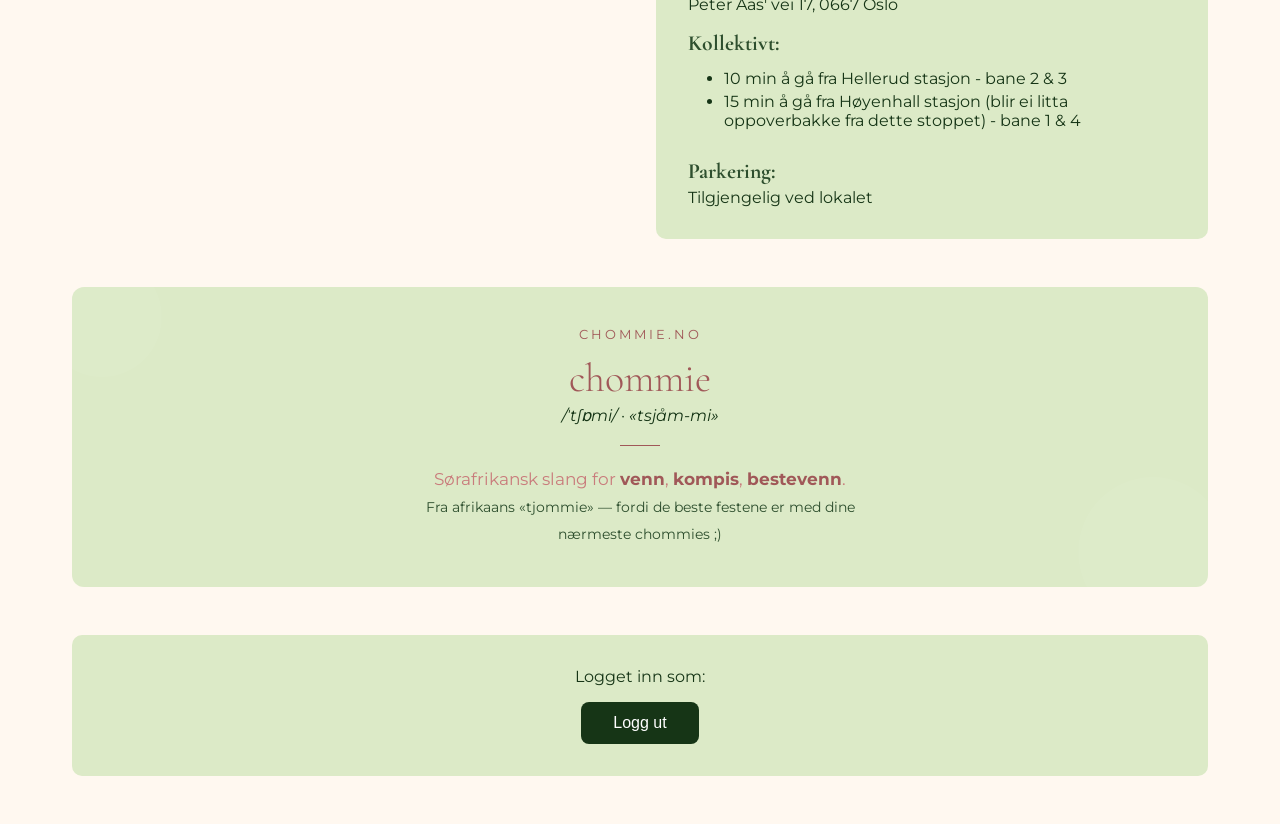
<file: bordplassering.html>
<!DOCTYPE html>
<html lang="no">
<head>
    <meta charset="UTF-8">
    <meta name="viewport" content="width=device-width, initial-scale=1.0">
    <title>Bordplassering</title>
    <link href="https://fonts.googleapis.com/css2?family=Cormorant+Garamond:wght@300;400;600&family=Montserrat:wght@300;400;500&display=swap" rel="stylesheet">
    <style>
        * { margin: 0; padding: 0; box-sizing: border-box; }

        :root {
            --primary: #A05858;
            --secondary: #2E4F2E;
            --accent: #C97C7C;
            --light: #DCEAC7;
            --dark: #163516;
            --white: #FFF8F0;
            --text-dark: #3B3B3B;
        }

        body {
            font-family: 'Montserrat', sans-serif;
            background: var(--white);
            color: var(--dark);
        }

        .header {
            background: var(--white);
            padding: 1.5rem 2rem 1rem;
            text-align: center;
            border-bottom: 1px solid var(--light);
        }

        .header h1 {
            font-family: 'Cormorant Garamond', serif;
            font-size: 2.5rem;
            font-weight: 300;
            color: var(--secondary);
        }

        .header p {
            color: var(--accent);
            font-size: 0.95rem;
            margin-top: 0.25rem;
        }

        .toolbar {
            display: flex;
            flex-wrap: wrap;
            gap: 0.6rem;
            justify-content: center;
            align-items: center;
            padding: 1rem 2rem;
            background: var(--light);
            border-bottom: 1px solid rgba(0,0,0,0.05);
        }

        .toolbar .stats {
            font-size: 0.9rem;
            color: var(--dark);
            margin-right: auto;
        }

        .toolbar .stats strong { color: var(--secondary); }

        .btn {
            background: var(--primary);
            color: white;
            border: none;
            padding: 0.55rem 1.1rem;
            border-radius: 8px;
            font-size: 0.85rem;
            cursor: pointer;
            transition: background 0.25s;
            font-family: 'Montserrat', sans-serif;
        }
        .btn:hover { background: var(--secondary); }
        .btn.ghost { background: transparent; color: var(--secondary); border: 1px solid var(--secondary); }
        .btn.ghost:hover { background: var(--secondary); color: white; }
        .btn.danger { background: #b34747; }
        .btn.danger:hover { background: #8f3636; }

        .zoom { display: flex; align-items: center; gap: 0.4rem; }
        .zoom span { font-size: 0.8rem; color: var(--dark); min-width: 46px; text-align: center; }

        .layout {
            display: flex;
            gap: 1rem;
            padding: 1rem;
            align-items: flex-start;
        }

        /* ===== FLOOR PLAN ===== */
        .board-wrap {
            flex: 1 1 auto;
            overflow-x: auto;
            background: #fbfaf6;
            border: 1px solid var(--light);
            border-radius: 12px;
            padding: 0;
        }

        .board {
            position: relative;
            transform-origin: 0 0;
        }

        .floor-svg {
            position: absolute;
            top: 0; left: 0;
            pointer-events: none;
        }

        .room-fill { fill: #f2efe6; stroke: #b9b3a3; stroke-width: 3; }
        .room-hall { fill: #f7f4ea; stroke: #9a9483; stroke-width: 4; }
        .room-label { fill: #a49c86; font-family: 'Montserrat', sans-serif; font-size: 26px; letter-spacing: 3px; }

        .table {
            position: absolute;
            width: 210px;
            height: 210px;
            margin-left: -105px;
            margin-top: -105px;
            pointer-events: none;
        }

        .table-circle {
            position: absolute;
            left: 50%; top: 50%;
            width: 108px; height: 108px;
            margin-left: -54px; margin-top: -54px;
            border-radius: 50%;
            background: var(--white);
            border: 2px solid var(--secondary);
            box-shadow: 0 2px 8px rgba(0,0,0,0.12);
            transition: box-shadow 0.2s, border-color 0.2s;
        }

        .table.selected .table-circle {
            border-color: var(--primary);
            box-shadow: 0 0 0 4px rgba(160,88,88,0.18);
        }

        .table.over .table-circle {
            border-color: var(--accent);
            box-shadow: 0 0 0 5px rgba(201,124,124,0.28);
        }

        .table-handle {
            position: absolute;
            left: 50%; top: 50%;
            transform: translate(-50%, -50%);
            width: 64px; height: 64px;
            border-radius: 50%;
            background: var(--secondary);
            color: white;
            border: none;
            cursor: grab;
            display: flex;
            flex-direction: column;
            align-items: center;
            justify-content: center;
            text-align: center;
            padding: 4px;
            font-family: 'Montserrat', sans-serif;
            z-index: 3;
        }
        .table-handle:active { cursor: grabbing; }
        .table-handle .t-name {
            font-family: 'Cormorant Garamond', serif;
            font-size: 0.72rem;
            line-height: 1;
            font-weight: 600;
            max-width: 58px;
            overflow: hidden;
            text-overflow: ellipsis;
            white-space: nowrap;
        }
        .table-handle .t-count {
            font-size: 0.62rem;
            opacity: 0.85;
            margin-top: 2px;
        }
        .table-handle .t-count.over { color: #ffb3b3; font-weight: 600; }

        .seat {
            position: absolute;
            left: 50%; top: 50%;
            transform: translate(-50%, -50%);
            font-size: 0.6rem;
            z-index: 2;
        }

        .seat .chip {
            display: block;
            background: var(--light);
            color: var(--dark);
            border: 1px solid var(--secondary);
            border-radius: 9px;
            padding: 1px 5px;
            max-width: 78px;
            white-space: nowrap;
            overflow: hidden;
            text-overflow: ellipsis;
            cursor: grab;
            text-align: center;
            line-height: 1.15;
            transform-origin: center center;
        }
        .seat .chip:active { cursor: grabbing; }
        .seat .chip.over { border-color: #b34747; color: #b34747; }
        .seat.seat-over .chip { border-color: var(--primary); box-shadow: 0 0 0 2px rgba(160,88,88,0.3); }
        .seat.seat-over .empty { border-color: var(--primary); background: rgba(160,88,88,0.15); }

        .seat .empty {
            display: block;
            width: 14px; height: 14px;
            border: 1.5px dashed #bbb;
            border-radius: 50%;
            margin: 0 auto;
        }

        /* ===== SIDE PANEL ===== */
        .panel {
            flex: 0 0 320px;
            background: var(--light);
            border-radius: 12px;
            padding: 1.25rem;
            position: sticky;
            top: 1rem;
            max-height: calc(100vh - 2rem);
            overflow-y: auto;
        }

        .panel h2 {
            font-family: 'Cormorant Garamond', serif;
            font-size: 1.6rem;
            color: var(--secondary);
            margin-bottom: 0.75rem;
        }

        .panel h3 {
            font-family: 'Cormorant Garamond', serif;
            font-size: 1.25rem;
            color: var(--secondary);
            margin: 1.25rem 0 0.5rem;
        }

        .panel label {
            display: block;
            font-size: 0.8rem;
            color: var(--dark);
            margin-bottom: 0.25rem;
            margin-top: 0.6rem;
        }

        .panel input[type="text"],
        .panel input[type="number"],
        .panel select,
        .panel textarea {
            width: 100%;
            padding: 0.55rem;
            border: 1px solid var(--accent);
            border-radius: 6px;
            font-family: 'Montserrat', sans-serif;
            font-size: 0.85rem;
            background: white;
        }

        .panel textarea { resize: vertical; min-height: 160px; line-height: 1.5; }

        .hint {
            font-size: 0.75rem;
            color: var(--dark);
            opacity: 0.75;
            line-height: 1.5;
            margin-top: 0.4rem;
        }

        .row { display: flex; gap: 0.5rem; align-items: center; }
        .row > * { min-width: 0; }

        .no-select-msg {
            font-size: 0.85rem;
            color: var(--dark);
            opacity: 0.8;
            line-height: 1.6;
        }

        .waiting-box {
            background: white;
            border: 1px dashed var(--accent);
            border-radius: 8px;
            padding: 0.6rem;
            min-height: 54px;
            display: flex;
            flex-wrap: wrap;
            gap: 0.4rem;
        }
        .waiting-box.over { border-color: var(--primary); background: #fff5f5; }

        .waiting-box .empty-note { font-size: 0.75rem; color: #999; }

        .wchip {
            background: var(--secondary);
            color: white;
            border-radius: 10px;
            padding: 4px 8px;
            font-size: 0.78rem;
            cursor: grab;
            white-space: nowrap;
        }
        .wchip:active { cursor: grabbing; }

        .cap-warn { color: #b34747; font-size: 0.78rem; margin-top: 0.4rem; }

        .allergi-list { font-size: 0.75rem; color: var(--dark); margin-top: 0.5rem; line-height: 1.5; }
        .allergi-list .a-name { color: #a06a00; font-weight: 600; }

        .seat .chip.allergi { box-shadow: inset 0 -3px 0 #e0a52e; }

        /* ===== VIEW TOGGLE ===== */
        .viewtoggle { display: flex; gap: 0.3rem; }

        /* ===== TABELL-VISNING (GRID) ===== */
        .grid-wrap { flex: 1 1 auto; }
        .grid-tables {
            display: grid;
            grid-template-columns: repeat(auto-fill, minmax(190px, 1fr));
            gap: 0.8rem;
            align-items: start;
        }
        .grid-table {
            background: #fff;
            border: 1px solid var(--light);
            border-radius: 10px;
            overflow: hidden;
            box-shadow: 0 1px 4px rgba(0,0,0,0.06);
            pointer-events: none;
        }
        .grid-table.selected { border-color: var(--primary); box-shadow: 0 0 0 2px rgba(160,88,88,0.18); }
        .grid-table.over { border-color: var(--accent); box-shadow: 0 0 0 3px rgba(201,124,124,0.25); }
        .grid-th {
            background: var(--secondary);
            color: #fff;
            padding: 0.45rem 0.6rem;
            display: flex;
            justify-content: space-between;
            align-items: center;
            cursor: pointer;
            gap: 0.4rem;
        }
        .grid-th .gt-name { font-family: 'Cormorant Garamond', serif; font-size: 1.05rem; font-weight: 600; overflow: hidden; text-overflow: ellipsis; white-space: nowrap; }
        .grid-th .gt-count { font-size: 0.72rem; opacity: 0.9; white-space: nowrap; }
        .grid-th .gt-count.over { color: #ffb3b3; font-weight: 700; }
        .grid-seat {
            display: flex; align-items: center; gap: 0.4rem;
            padding: 0.22rem 0.5rem;
            border-top: 1px solid #f2efe6;
            font-size: 0.82rem;
        }
        .grid-seat .gs-num { width: 15px; color: #bbb; font-size: 0.7rem; text-align: right; flex: 0 0 auto; }
        .grid-seat .gs-name {
            flex: 1 1 auto; min-width: 0;
            background: var(--light); border: 1px solid var(--secondary); border-radius: 6px;
            padding: 2px 7px; cursor: grab; white-space: nowrap; overflow: hidden; text-overflow: ellipsis;
        }
        .grid-seat .gs-name:active { cursor: grabbing; }
        .grid-seat .gs-name.over { border-color: #b34747; color: #b34747; }
        .grid-seat .gs-empty {
            flex: 1 1 auto; color: #ccc; border: 1px dashed #ddd; border-radius: 6px;
            padding: 2px 7px; font-size: 0.75rem;
        }
        .grid-seat.seat-over .gs-name, .grid-seat.seat-over .gs-empty { border-color: var(--primary); background: rgba(160,88,88,0.12); }
        .gs-allergi { color: #c98a00; font-size: 0.85rem; cursor: help; flex: 0 0 auto; }

        @media (max-width: 900px) {
            .layout { flex-direction: column; }
            .panel { flex: 1 1 auto; width: 100%; position: static; max-height: none; }
        }

        @media print {
            .toolbar, .panel, .header p { display: none; }
            .board-wrap { overflow: visible; border: none; }
            .table-handle { -webkit-print-color-adjust: exact; print-color-adjust: exact; }
        }
    </style>
</head>
<body>
    <div class="header">
        <h1>Bordplassering</h1>
        <p>Ingunn &amp; Henrik · 12. september 2026 · Nordre Skøyen Hovedgård</p>
    </div>

    <div class="toolbar">
        <div class="stats" id="stats"></div>
        <div class="viewtoggle">
            <button class="btn" id="btn-plan" onclick="setView('plan')">Plan</button>
            <button class="btn ghost" id="btn-grid" onclick="setView('grid')">Tabell</button>
        </div>
        <div class="zoom" id="zoom-controls">
            <button class="btn ghost" onclick="zoomOut()" title="Zoom ut">−</button>
            <span id="zoom-label">100%</span>
            <button class="btn ghost" onclick="zoomIn()" title="Zoom inn">+</button>
            <button class="btn ghost" onclick="zoomReset()" title="Tilpass til vindu">Tilpass</button>
        </div>
        <button class="btn ghost" onclick="window.print()">Skriv ut</button>
    </div>

    <div class="layout">
        <div class="board-wrap" id="board-wrap">
            <div class="board" id="board" style="width:2080px;height:940px;">
                <svg class="floor-svg" width="2080" height="940" viewBox="0 0 2080 940" xmlns="http://www.w3.org/2000/svg">
                    <!-- Kjøkken -->
                    <rect class="room-fill" x="20" y="10" width="597" height="380"></rect>
                    <text class="room-label" x="230" y="205">KJØKKEN</text>
                    <!-- WC -->
                    <rect class="room-fill" x="620" y="200" width="180" height="200"></rect>
                    <text class="room-label" x="675" y="305">WC</text>
                    <!-- Spisesal venstre -->
                    <rect class="room-hall" x="20" y="390" width="580" height="510"></rect>
                    <!-- Spisesal høyre -->
                    <rect class="room-hall" x="600" y="580" width="680" height="320"></rect>
                    <!-- Trapp -->
                    <rect class="room-fill" x="620" y="400" width="660" height="180"></rect>
                    <text class="room-label" x="900" y="500">TRAPP</text>
                    <!-- Bar-korridor -->
                    <rect class="room-fill" x="1280" y="510" width="240" height="390"></rect>
                    <rect class="room-fill" x="1350" y="570" width="150" height="60" rx="8"></rect>
                    <text class="room-label" x="1360" y="608" style="font-size:20px;">BAR</text>
                    <!-- Lounge -->
                    <rect class="room-fill" x="1520" y="510" width="540" height="390"></rect>
                    <text class="room-label" x="1650" y="710">LOUNGE</text>
                </svg>
                <!-- Bordene injiseres her -->
            </div>
        </div>

        <div class="grid-wrap" id="grid-wrap" style="display:none;">
            <div class="grid-tables" id="grid-tables"></div>
        </div>
    </div>

    <script>
        // ===== DATA =====
        // Sluttplassering fra "final plassering.json".
        const DEFAULT_TABLES = [
            { name: 'Cape St. Francis', capacity: 8, x: 657, y: 652, guests: ['Ingunn','Daniel','Mathilde','Jacob','Sofie','Mathias','Liv','Henrik'] },
            { name: 'Santa Barbara', capacity: 8, x: 236, y: 629, guests: ['Hedvig Andrea','Simen Arnekleiv','Anne','Thea','Henrik Lund','Axel','Oda','Sondre'] },
            { name: 'Alfama', capacity: 8, x: 758, y: 819, guests: ['Mamma Nora','Atle','Terje','Maria','Gry','Leif','Liv Osa','Per (Liv Osa)'] },
            { name: 'Forester Road', capacity: 8, x: 471, y: 624, guests: ['Kristin (søster)','Tim','Ragnhild','Philip','Gina','Simen (Gina)','Cathrine','Henrik Nordahl'] },
            { name: 'Nordnes', capacity: 8, x: 498, y: 806, guests: ['Julie','Eliot','Anna Kleppe','Sander','Ellen','Gunnar','Frida','Tønnes'] },
            { name: 'Gløshaugen', capacity: 8, x: 880, y: 657, guests: ['Sigge','CT','Nora Lundgreen','Oscar','Tuva','Gustav','Sine','Alex'] },
            { name: 'Bjølsenborgen', capacity: 8, x: 372, y: 479, guests: ['Hanna Skjaker','Andreas Torp','Martine','Stig Pedersen','Emilia','Simen Sletten','Kaja','Andreas Borgen'] },
            { name: 'Vestre Borteid', capacity: 8, x: 312, y: 801, guests: ['Bård','Sara','Henrik Drangsland','Annika','Herman','Victoria','Stian','Hanna Sletta'] },
            { name: 'Mesnali', capacity: 9, x: 1076, y: 667, guests: ['Øyvind','Marius (Synne)','Synne','Marius Arder','Fride','Tobias','Jørgen','Håkon','Emma'] },
            { name: 'Briskeby', capacity: 8, x: 121, y: 788, guests: ['Tore','Kathrine','Stig (Benedicte)','Christina','Sigbjørn','Kaia','Per Erik','Benedicte'] },
            { name: 'Munkerud', capacity: 8, x: 967, y: 812, guests: ['Moffa','Zeti','Audun',null,'Ingeborg','Trond','Merete','Tove'] },
            { name: 'Tyrihaugen', capacity: 8, x: 1174, y: 809, guests: ['Tante Kristin','Onkel Ove','Åse','Asbjørn','Kikki','Olav','Mari','John André'] },
            { name: 'Jaren', capacity: 8, x: 121, y: 485, guests: ['Malin','Thomas (Jorunn)','Tine','Lars Espen','Jorunn','Petter','Thomas Nordhus','Kjell Olav'] }
        ];
        const DEFAULT_WAITING = ['Kåre (Merete)'];

        // Gjesteliste fra RSVP (fornavn, disambiguert). Brudeparet ligger allerede plassert.
        const RSVP_GUESTS = ['Alex','Sine','Mamma Nora','Atle','Bård','Daniel','Mathilde','Kristin (søster)','Tim','Stian','Kikki','Frida','Tønnes','Asbjørn','Åse','Liv','Mathias','Sigge','CT','Tobias','Sander','Mari','John André','Ingeborg','Audun','Merete','Kåre (Merete)','Tante Kristin','Olav','Kathrine','Per Erik','Øyvind','Emma','Marius Arder','Emilia','Victoria','Jacob','Sofie','Martine','Anne','Sondre','Hanna Skjaker','Andreas Torp','Sara','Cathrine','Henrik Nordahl','Fride','Oda','Axel','Kaja','Gina','Simen (Gina)','Leif','Gry','Annika','Herman','Hedvig Andrea','Moffa','Zeti','Onkel Ove','Synne','Marius (Synne)','Kaia','Sigbjørn','Simen Sletten','Håkon','Jørgen','Simen Arnekleiv','Jorunn','Thomas (Jorunn)','Henrik Drangsland','Benedicte','Stig (Benedicte)','Oscar','Nora Lundgreen','Tuva','Gustav','Thomas Nordhus','Ragnhild','Philip','Stig Pedersen','Julie','Eliot','Andreas Borgen','Gunnar','Hanna Sletta','Tore','Christina','Tine','Kjell Olav','Ellen','Lars Espen','Tove','Trond','Malin','Petter','Anna Kleppe','Terje','Maria','Thea','Henrik Lund','Liv Osa','Per (Liv Osa)'];
        const ALLERGI = {
            'Asbjørn': 'Nøtter (tåler spor) + jordbær',
            'Oda': 'Nøtteallergi, helst ikke gluten',
            'Martine': 'Laktoseintoleranse',
            'Hedvig Andrea': 'Gluten og laktose',
            'Nora Lundgreen': 'Alt utenom kjøtt',
            'Tuva': 'Pescetarianer'
        };

        if (sessionStorage.getItem('authenticated') !== 'admin') {
            window.location.replace('index.html');
        }

        let state = seed();
        let selectedId = null;
        let view = 'plan';   // 'plan' eller 'grid'
        let baseScale = 1;   // tilpasset vindusbredde
        let userZoom = 1;    // brukerens zoom
        let scale = 1;       // effektiv skala (baseScale * userZoom)

        function load() {
            try {
                const raw = localStorage.getItem(PLAN_STORAGE_PREFIX + activePlan) ||
                    (activePlan === 1 ? localStorage.getItem(STORAGE_KEY) : null);
                if (raw) { const s = JSON.parse(raw); normalizeState(s); return s; }
            } catch (e) { /* ignore */ }
            return seed();
        }

        function seed() {
            const s = {
                tables: DEFAULT_TABLES.map((t, i) => ({ id: 't' + (i + 1), ...t, guests: t.guests.slice() })),
                waiting: DEFAULT_WAITING.slice()
            };
            normalizeState(s);
            return s;
        }

        // Setene lagres som fast array (lengde = kapasitet), null = tom plass.
        function normalizeState(s) {
            if (!Array.isArray(s.tables)) s.tables = [];
            s.tables.forEach(t => {
                t.capacity = t.capacity || 8;
                const src = Array.isArray(t.guests) ? t.guests.slice() : [];
                const len = Math.max(t.capacity, src.length);
                const out = new Array(len).fill(null);
                for (let i = 0; i < src.length; i++) {
                    const v = src[i];
                    out[i] = (v != null && ('' + v).trim() !== '') ? ('' + v).trim() : null;
                }
                t.guests = out;
            });
            if (!Array.isArray(s.waiting)) s.waiting = [];
            s.waiting = s.waiting.filter(x => x != null && ('' + x).trim() !== '').map(x => ('' + x).trim());
        }

        // Antall gjester (ikke-tomme seter) ved et bord.
        function cnt(t) { return t.guests.reduce((n, g) => n + (g ? 1 : 0), 0); }

        function save() {
            localStorage.setItem(PLAN_STORAGE_PREFIX + activePlan, JSON.stringify(state));
        }

        function selectPlan(plan) {
            if (plan < 1 || plan > PLAN_COUNT || plan === activePlan) return;
            activePlan = plan;
            state = load();
            selectedId = state.tables.length ? state.tables[0].id : null;
            render();
        }

        function renderPlanSlots() {
            document.querySelectorAll('.plan-slot').forEach(button => {
                const isActive = Number(button.dataset.plan) === activePlan;
                button.className = 'btn' + (isActive ? '' : ' ghost') + ' plan-slot';
            });
        }

        // ===== RENDERING =====
        const board = document.getElementById('board');

        function seatPositions(n) {
            const R = 72;
            const pos = [];
            for (let i = 0; i < n; i++) {
                const a = (-90 + i * 360 / n) * Math.PI / 180;
                pos.push({ x: R * Math.cos(a), y: R * Math.sin(a) });
            }
            return pos;
        }

        function renderBoard() {
            // Fjern eksisterende bord (behold SVG)
            board.querySelectorAll('.table').forEach(el => el.remove());

            state.tables.forEach(t => {
                const el = document.createElement('div');
                el.className = 'table' + (t.id === selectedId ? ' selected' : '');
                el.id = 'table-' + t.id;
                el.style.left = t.x + 'px';
                el.style.top = t.y + 'px';

                const circle = document.createElement('div');
                circle.className = 'table-circle';
                el.appendChild(circle);

                const count = Math.max(t.capacity, t.guests.length);
                const spread = t.guests.length > t.capacity ? 1.14 : 1;
                const pos = seatPositions(count);
                for (let i = 0; i < count; i++) {
                    const angle = -90 + i * 360 / count;
                    let rot = angle + 90;
                    if (rot > 90) rot -= 180; else if (rot < -90) rot += 180;
                    const seat = document.createElement('div');
                    seat.className = 'seat';
                    seat.style.left = 'calc(50% + ' + (pos[i].x * spread) + 'px)';
                    seat.style.top = 'calc(50% + ' + (pos[i].y * spread) + 'px)';
                    const name = t.guests[i];
                    if (name) {
                        const chip = document.createElement('div');
                        chip.className = 'chip' + (i >= t.capacity ? ' over' : '');
                        chip.textContent = name;
                        chip.title = name + (i >= t.capacity ? ' (over kapasitet)' : '');
                        if (ALLERGI[name]) { chip.classList.add('allergi'); chip.title += ' — ⚠ ' + ALLERGI[name]; }
                        chip.style.transform = 'rotate(' + rot + 'deg)';
                        chip.draggable = true;
                        chip.addEventListener('dragstart', ev => {
                            ev.stopPropagation();
                            ev.dataTransfer.setData('text/plain', JSON.stringify({ from: t.id, name: name, index: i }));
                        });
                        chip.addEventListener('dblclick', ev => { ev.stopPropagation(); guestToWaiting(t.id, i, name); });
                        seat.appendChild(chip);
                    } else {
                        const empty = document.createElement('div');
                        empty.className = 'empty';
                        seat.appendChild(empty);
                    }
                    seat.addEventListener('dragover', ev => { ev.preventDefault(); ev.stopPropagation(); seat.classList.add('seat-over'); });
                    seat.addEventListener('dragleave', () => seat.classList.remove('seat-over'));
                    seat.addEventListener('drop', ev => {
                        ev.preventDefault();
                        ev.stopPropagation();
                        seat.classList.remove('seat-over');
                        handleSeatDrop(ev, t.id, i);
                    });
                    el.appendChild(seat);
                }

                const handle = document.createElement('button');
                handle.className = 'table-handle';
                const over = cnt(t) > t.capacity;
                handle.innerHTML = '<span class="t-name">' + escapeHtml(t.name) + '</span>' +
                    '<span class="t-count' + (over ? ' over' : '') + '">' + cnt(t) + '/' + t.capacity + '</span>';
                handle.addEventListener('click', () => { selectedId = t.id; render(); });
                handle.addEventListener('pointerdown', ev => startDragTable(ev, t));
                el.appendChild(handle);

                el.addEventListener('dragover', ev => { ev.preventDefault(); el.classList.add('over'); });
                el.addEventListener('dragleave', () => el.classList.remove('over'));
                el.addEventListener('drop', ev => {
                    ev.preventDefault();
                    el.classList.remove('over');
                    handleDrop(ev, t.id);
                });

                board.appendChild(el);
            });
        }

        function renderPanel() {
            const c = document.getElementById('panel-content');
            if (!state.tables.length) {
                c.innerHTML = '<h2>Bord</h2><p class="no-select-msg">Ingen bord. Legg til et med «+ Bord».</p>';
                return;
            }
            if (!state.tables.find(x => x.id === selectedId)) selectedId = state.tables[0].id;
            const t = state.tables.find(x => x.id === selectedId);
            const options = state.tables.map(x =>
                '<option value="' + x.id + '"' + (x.id === selectedId ? ' selected' : '') + '>' +
                escapeHtml(x.name) + ' (' + cnt(x) + '/' + x.capacity + ')</option>'
            ).join('');
            const allergiRows = t.guests.filter(g => g && ALLERGI[g])
                .map(g => '<div><span class="a-name">' + escapeHtml(g) + ':</span> ' + escapeHtml(ALLERGI[g]) + '</div>').join('');
            const gval = t.guests.map(g => g || '').join('\n').replace(/\n+$/, '');
            c.innerHTML =
                '<h2>Rediger bord</h2>' +
                '<label>Velg bord</label>' +
                '<select id="table-select">' + options + '</select>' +
                '<label>Endre navn</label>' +
                '<input type="text" id="edit-name" value="' + escapeAttr(t.name) + '">' +
                '<label>Antall plasser</label>' +
                '<input type="number" id="edit-cap" min="1" max="20" value="' + t.capacity + '">' +
                '<label>Gjester (én per linje = sete 1, 2, 3 … tom linje = ledig plass)</label>' +
                '<textarea id="edit-guests">' + escapeHtml(gval) + '</textarea>' +
                (cnt(t) > t.capacity ? '<p class="cap-warn">⚠️ ' + cnt(t) + ' gjester på ' + t.capacity + ' plasser.</p>' : '') +
                (allergiRows ? '<div class="allergi-list"><strong>Allergier/diett:</strong>' + allergiRows + '</div>' : '') +
                '<div class="row" style="margin-top:0.75rem;">' +
                '<button class="btn ghost" onclick="clearTable(\'' + t.id + '\')">Nullstill bord</button>' +
                '<button class="btn danger" onclick="deleteTable(\'' + t.id + '\')">Slett bord</button>' +
                '</div>' +
                '<p class="hint">Dra et navn oppå et annet for å bytte plass – på bordet, mellom bord, eller i tabellvisningen.</p>';

            document.getElementById('table-select').addEventListener('change', e => {
                selectedId = e.target.value; render();
            });
            document.getElementById('edit-name').addEventListener('input', e => {
                t.name = e.target.value; save(); renderActive();
            });
            document.getElementById('edit-cap').addEventListener('input', e => {
                const v = parseInt(e.target.value, 10);
                if (!isNaN(v) && v > 0) {
                    t.capacity = v;
                    while (t.guests.length < v) t.guests.push(null);
                    while (t.guests.length > v && t.guests[t.guests.length - 1] == null) t.guests.pop();
                    save(); renderActive();
                }
            });
            document.getElementById('edit-guests').addEventListener('input', e => {
                const lines = e.target.value.split('\n');
                const arr = lines.map(l => l.trim() || null);
                while (arr.length < t.capacity) arr.push(null);
                t.guests = arr;
                save(); renderActive(); renderStats();
            });
        }

        function renderWaiting() {
            const box = document.getElementById('waiting-box');
            box.innerHTML = '';
            if (state.waiting.length === 0) {
                box.innerHTML = '<span class="empty-note">Ingen uplasserte gjester.</span>';
            } else {
                state.waiting.forEach(name => {
                    const chip = document.createElement('div');
                    chip.className = 'wchip';
                    chip.textContent = name;
                    chip.draggable = true;
                    chip.addEventListener('dragstart', ev => {
                        ev.dataTransfer.setData('text/plain', JSON.stringify({ from: 'waiting', name }));
                    });
                    chip.addEventListener('dblclick', () => waitingToSelected(name));
                    box.appendChild(chip);
                });
            }
            box.addEventListener('dragover', ev => { ev.preventDefault(); box.classList.add('over'); });
            box.addEventListener('dragleave', () => box.classList.remove('over'));
            box.addEventListener('drop', ev => {
                ev.preventDefault();
                box.classList.remove('over');
                handleDrop(ev, 'waiting');
            });
        }

        function renderStats() {
            const seated = state.tables.reduce((s, t) => s + cnt(t), 0);
            const cap = state.tables.reduce((s, t) => s + t.capacity, 0);
            document.getElementById('stats').innerHTML =
                '<strong>' + seated + '</strong> plassert · ' +
                '<strong>' + state.waiting.length + '</strong> uplassert · ' +
                state.tables.length + ' bord · ' + cap + ' plasser totalt';
        }

        function renderActive() { if (view === 'grid') renderGrid(); else renderBoard(); }

        function render() {
            renderActive();
            renderStats();
        }

        function setView(v) {
            view = v;
            document.getElementById('board-wrap').style.display = (v === 'plan') ? '' : 'none';
            document.getElementById('grid-wrap').style.display = (v === 'grid') ? '' : 'none';
            document.getElementById('zoom-controls').style.visibility = (v === 'plan') ? 'visible' : 'hidden';
            document.getElementById('btn-plan').className = 'btn' + (v === 'plan' ? '' : ' ghost');
            document.getElementById('btn-grid').className = 'btn' + (v === 'grid' ? '' : ' ghost');
            render();
            if (v === 'plan') fitBoard();
        }

        function renderGrid() {
            const wrap = document.getElementById('grid-tables');
            wrap.innerHTML = '';
            state.tables.forEach(t => {
                const card = document.createElement('div');
                card.className = 'grid-table' + (t.id === selectedId ? ' selected' : '');

                const over = cnt(t) > t.capacity;
                const th = document.createElement('div');
                th.className = 'grid-th';
                th.innerHTML = '<span class="gt-name">' + escapeHtml(t.name) + '</span>' +
                    '<span class="gt-count' + (over ? ' over' : '') + '">' + cnt(t) + '/' + t.capacity + '</span>';
                th.addEventListener('click', () => { selectedId = t.id; render(); });
                card.appendChild(th);

                const count = Math.max(t.capacity, t.guests.length);
                for (let i = 0; i < count; i++) {
                    const name = t.guests[i];
                    const seat = document.createElement('div');
                    seat.className = 'grid-seat';
                    const num = document.createElement('span');
                    num.className = 'gs-num';
                    num.textContent = (i + 1);
                    seat.appendChild(num);
                    if (name) {
                        const nm = document.createElement('span');
                        nm.className = 'gs-name' + (i >= t.capacity ? ' over' : '');
                        nm.textContent = name;
                        nm.title = name + (i >= t.capacity ? ' (over kapasitet)' : '');
                        nm.draggable = true;
                        nm.addEventListener('dragstart', ev => {
                            ev.dataTransfer.setData('text/plain', JSON.stringify({ from: t.id, name: name, index: i }));
                        });
                        nm.addEventListener('dblclick', ev => { ev.stopPropagation(); guestToWaiting(t.id, i, name); });
                        seat.appendChild(nm);
                        if (ALLERGI[name]) {
                            const a = document.createElement('span');
                            a.className = 'gs-allergi';
                            a.textContent = '⚠';
                            a.title = ALLERGI[name];
                            seat.appendChild(a);
                        }
                    } else {
                        const em = document.createElement('span');
                        em.className = 'gs-empty';
                        em.textContent = 'tom';
                        seat.appendChild(em);
                    }
                    seat.addEventListener('dragover', ev => { ev.preventDefault(); seat.classList.add('seat-over'); });
                    seat.addEventListener('dragleave', () => seat.classList.remove('seat-over'));
                    seat.addEventListener('drop', ev => {
                        ev.preventDefault();
                        seat.classList.remove('seat-over');
                        handleSeatDrop(ev, t.id, i);
                    });
                    card.appendChild(seat);
                }

                card.addEventListener('dragover', ev => { ev.preventDefault(); card.classList.add('over'); });
                card.addEventListener('dragleave', () => card.classList.remove('over'));
                card.addEventListener('drop', ev => {
                    ev.preventDefault();
                    card.classList.remove('over');
                    handleDrop(ev, t.id);
                });
                wrap.appendChild(card);
            });
        }

        function fillFromRSVP() {
            const seated = new Set();
            state.tables.forEach(t => t.guests.forEach(g => { if (g) seated.add(g); }));
            state.waiting.forEach(g => seated.add(g));
            let added = 0;
            RSVP_GUESTS.forEach(name => {
                if (!seated.has(name)) { state.waiting.push(name); seated.add(name); added++; }
            });
            save();
            render();
            alert(added + ' gjester lagt til i uplasserte (' + (RSVP_GUESTS.length - added) + ' var allerede plassert).');
        }

        // ===== DRAG & DROP AV GJESTER =====
        function tableById(id) { return state.tables.find(t => t.id === id); }

        // Dobbeltklikk: flytt gjest fra et bord til uplasserte
        function guestToWaiting(tableId, index, name) {
            const src = tableById(tableId);
            if (!src) return;
            const si = (typeof index === 'number' && src.guests[index] === name) ? index : src.guests.indexOf(name);
            if (si >= 0) src.guests[si] = null;
            if (!state.waiting.includes(name)) state.waiting.push(name);
            save();
            render();
        }

        // Dobbeltklikk: flytt gjest fra uplasserte til det åpne (valgte) bordet
        function waitingToSelected(name) {
            const tgt = tableById(selectedId);
            if (!tgt) { alert('Velg et bord først.'); return; }
            state.waiting = state.waiting.filter(n => n !== name);
            let empty = tgt.guests.findIndex((g, i) => i < tgt.capacity && !g);
            if (empty >= 0) tgt.guests[empty] = name;
            else tgt.guests.push(name);
            save();
            render();
        }

        function removeFromSource(data) {
            if (data.from === 'waiting') {
                state.waiting = state.waiting.filter(n => n !== data.name);
            } else {
                const src = tableById(data.from);
                if (src) {
                    let si = (typeof data.index === 'number' && src.guests[data.index] === data.name) ? data.index : src.guests.indexOf(data.name);
                    if (si >= 0) src.guests[si] = null;
                }
            }
        }

        // Slipp på bord/venteliste (ikke en bestemt stol) -> første ledige plass
        function handleDrop(ev, targetId) {
            let data;
            try { data = JSON.parse(ev.dataTransfer.getData('text/plain')); } catch (e) { return; }
            if (!data || !data.name) return;

            if (targetId === 'waiting') {
                removeFromSource(data);
                if (!state.waiting.includes(data.name)) state.waiting.push(data.name);
            } else {
                const tgt = tableById(targetId);
                if (!tgt) return;
                if (tgt.guests.includes(data.name)) { save(); render(); return; }
                let empty = tgt.guests.findIndex((g, i) => i < tgt.capacity && !g);
                removeFromSource(data);
                if (empty >= 0) tgt.guests[empty] = data.name;
                else tgt.guests.push(data.name);
            }
            save();
            render();
        }

        // Slipp på en bestemt stol -> BYTT plass med den som satt der
        function handleSeatDrop(ev, tableId, index) {
            let data;
            try { data = JSON.parse(ev.dataTransfer.getData('text/plain')); } catch (e) { return; }
            if (!data || !data.name) return;
            const tgt = tableById(tableId);
            if (!tgt) return;

            const occupant = tgt.guests[index] || null;
            if (occupant === data.name) return;

            if (data.from === 'waiting') {
                state.waiting = state.waiting.filter(n => n !== data.name);
                tgt.guests[index] = data.name;
                if (occupant) state.waiting.push(occupant);
            } else {
                const src = tableById(data.from);
                if (!src) return;
                let si = (typeof data.index === 'number' && src.guests[data.index] === data.name) ? data.index : src.guests.indexOf(data.name);
                tgt.guests[index] = data.name;
                if (si >= 0) src.guests[si] = occupant;   // bytt (occupant kan være null)
                else if (occupant) state.waiting.push(occupant);
            }
            save();
            render();
        }
        let dragTable = null;
        function startDragTable(ev, t) {
            ev.preventDefault();
            const el = document.getElementById('table-' + t.id);
            dragTable = {
                t, el,
                startX: ev.clientX, startY: ev.clientY,
                origX: t.x, origY: t.y,
                moved: false
            };
            window.addEventListener('pointermove', onDragTable);
            window.addEventListener('pointerup', endDragTable);
        }

        function onDragTable(ev) {
            if (!dragTable) return;
            const dx = (ev.clientX - dragTable.startX) / scale;
            const dy = (ev.clientY - dragTable.startY) / scale;
            if (Math.abs(dx) > 3 || Math.abs(dy) > 3) dragTable.moved = true;
            dragTable.t.x = Math.round(dragTable.origX + dx);
            dragTable.t.y = Math.round(dragTable.origY + dy);
            dragTable.el.style.left = dragTable.t.x + 'px';
            dragTable.el.style.top = dragTable.t.y + 'px';
        }

        function endDragTable() {
            window.removeEventListener('pointermove', onDragTable);
            window.removeEventListener('pointerup', endDragTable);
            if (dragTable && dragTable.moved) { save(); }
            dragTable = null;
        }

        // ===== HANDLINGER =====
        function addWaiting() {
            const input = document.getElementById('wait-input');
            const name = input.value.trim();
            if (!name) return;
            if (!state.waiting.includes(name)) state.waiting.push(name);
            input.value = '';
            save();
            renderWaiting();
            renderStats();
        }

        function addTable() {
            const n = state.tables.length + 1;
            const id = 't' + Date.now();
            state.tables.push({ id, name: 'Bord ' + n, capacity: 8, x: 300, y: 200, guests: [] });
            selectedId = id;
            save();
            render();
        }

        function clearTable(id) {
            const t = state.tables.find(x => x.id === id);
            if (!t) return;
            if (!confirm('Nullstille "' + t.name + '"? Gjestene flyttes til uplasserte.')) return;
            t.guests.forEach(n => { if (n && !state.waiting.includes(n)) state.waiting.push(n); });
            t.guests = new Array(t.capacity).fill(null);
            save();
            render();
        }

        function deleteTable(id) {
            const t = state.tables.find(x => x.id === id);
            if (!t) return;
            if (!confirm('Slette "' + t.name + '"? Gjestene flyttes til uplasserte.')) return;
            t.guests.forEach(n => { if (n && !state.waiting.includes(n)) state.waiting.push(n); });
            state.tables = state.tables.filter(x => x.id !== id);
            if (selectedId === id) selectedId = state.tables.length ? state.tables[0].id : null;
            save();
            render();
        }

        function exportJSON() {
            const blob = new Blob([JSON.stringify(state, null, 2)], { type: 'application/json' });
            const a = document.createElement('a');
            a.href = URL.createObjectURL(blob);
            a.download = 'bordplassering_' + new Date().toISOString().split('T')[0] + '.json';
            a.click();
        }

        function importJSON(ev) {
            const file = ev.target.files[0];
            if (!file) return;
            const reader = new FileReader();
            reader.onload = () => {
                try {
                    const data = JSON.parse(reader.result);
                    if (data.tables && data.waiting) {
                        normalizeState(data);
                        state = data;
                        selectedId = state.tables.length ? state.tables[0].id : null;
                        save();
                        render();
                    } else { alert('Ugyldig fil.'); }
                } catch (e) { alert('Kunne ikke lese filen.'); }
            };
            reader.readAsText(file);
            ev.target.value = '';
        }

        function resetAll() {
            if (!confirm('Nullstille alt tilbake til standard bordoppsett? Dette sletter dagens plassering.')) return;
            state = seed();
            selectedId = state.tables[0].id;
            save();
            render();
        }

        // ===== HJELPERE =====
        function escapeHtml(s) {
            return String(s).replace(/[&<>]/g, c => ({ '&': '&amp;', '<': '&lt;', '>': '&gt;' }[c]));
        }
        function escapeAttr(s) {
            return String(s).replace(/[&<>"]/g, c => ({ '&': '&amp;', '<': '&lt;', '>': '&gt;', '"': '&quot;' }[c]));
        }

        // ===== SKALERING & ZOOM =====
        function applyScale() {
            scale = baseScale * userZoom;
            board.style.transform = 'scale(' + scale + ')';
            document.getElementById('board-wrap').style.height = (940 * scale) + 'px';
            const label = document.getElementById('zoom-label');
            if (label) label.textContent = Math.round(scale * 100) + '%';
        }

        function fitBoard() {
            const wrap = document.getElementById('board-wrap');
            baseScale = Math.min(1, wrap.clientWidth / 2080);
            applyScale();
        }

        function zoomIn() { userZoom = Math.min(3, userZoom * 1.2); applyScale(); }
        function zoomOut() { userZoom = Math.max(0.4, userZoom / 1.2); applyScale(); }
        function zoomReset() { userZoom = 1; applyScale(); }

        // Ctrl/⌘ + scroll zoomer kun planen (ikke hele siden)
        document.getElementById('board-wrap').addEventListener('wheel', ev => {
            if (ev.ctrlKey || ev.metaKey) {
                ev.preventDefault();
                if (ev.deltaY < 0) zoomIn(); else zoomOut();
            }
        }, { passive: false });

        window.addEventListener('resize', fitBoard);

        render();
        fitBoard();
    </script>
</body>
</html>
</file>
